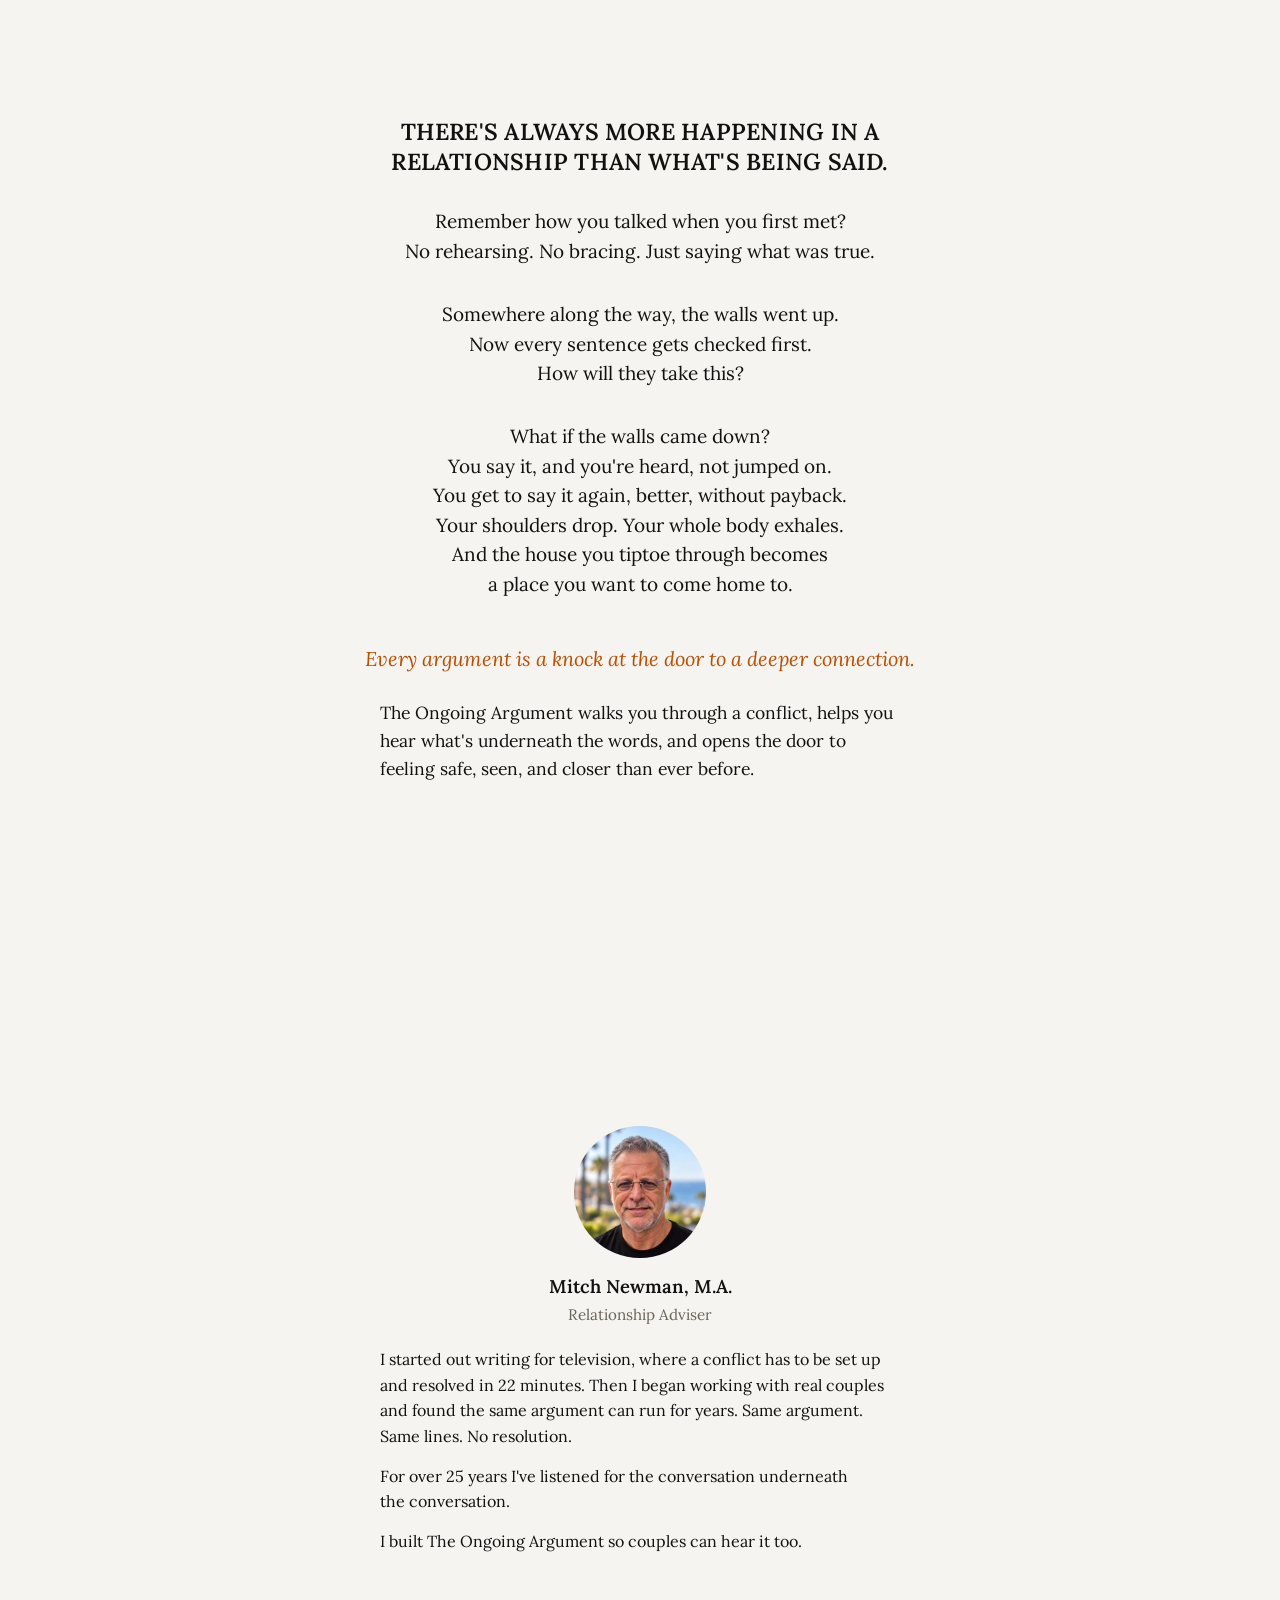
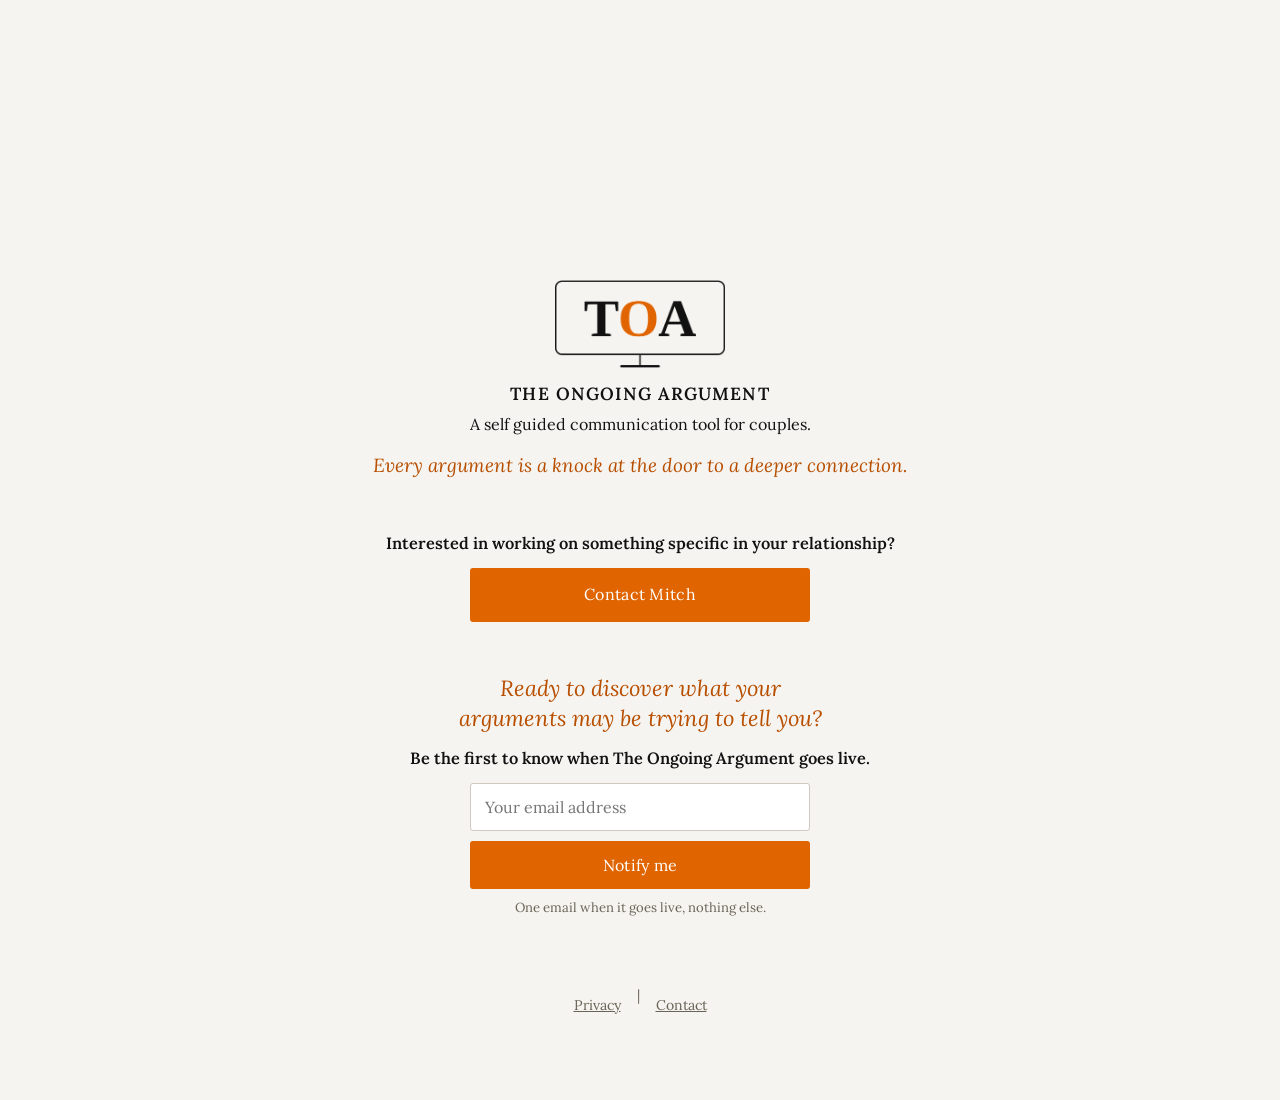
<file: index.html>
<!DOCTYPE html>
<html lang="en">
<head>
<meta charset="utf-8">
<meta name="viewport" content="width=device-width, initial-scale=1">
<title>The Ongoing Argument</title>
<meta name="description" content="A self guided communication tool for couples. Coming soon.">
<meta property="og:title" content="The Ongoing Argument">
<meta property="og:description" content="A self guided communication tool for couples. Coming soon.">
<link rel="preconnect" href="https://fonts.googleapis.com">
<link href="https://fonts.googleapis.com/css2?family=Lora:wght@400;600&display=swap" rel="stylesheet">
<link rel="stylesheet" href="/site.css?v=3">
<style>
  html { scroll-snap-type:y proximity; }
  html.no-snap { scroll-snap-type:none; }
  .front { text-align:center; }
  .screen, .group { box-sizing:border-box; min-height:100vh; min-height:100dvh; display:flex; flex-direction:column; justify-content:center; padding:56px 22px; scroll-snap-align:start; }
  .gcol { width:100%; }
  .col { width:100%; max-width:520px; margin:0 auto; }
  .pb { display:none; }
  .headline { font-size:1.45rem; font-weight:600; line-height:1.3; letter-spacing:0.01em; margin:0 0 30px; text-wrap:balance; }
  .portrait { width:132px; height:132px; border-radius:50%; object-fit:cover; display:block; margin:0 auto 14px; background:#E2DED8; }
  .name { font-size:1.15rem; font-weight:600; margin:0; }
  .role { color:#6A6458; margin:2px 0 20px; font-size:0.95rem; }
  .front p { text-align:left; }
  .stanzas { margin:0 0 6px; }
  .front .stanza { text-align:center; font-size:19px; line-height:1.55; margin:0 0 34px; }
  .stanza .ln { display:block; text-wrap:balance; }
  .front .knock { text-align:center; font-style:italic; font-size:20px; line-height:1.4; color:#B84F00; margin:46px 0 26px; text-wrap:balance; }
  @media (min-width:700px) { .front .knock { margin-left:-70px; margin-right:-70px; } }
  .front .lead { font-size:17.5px; line-height:1.6; margin:0; text-wrap:pretty; }
  .about { margin-top:0; }
  .story p { margin:0 0 14px; text-wrap:pretty; }
  .story { padding-bottom:6px; }
  .story-tag { font-style:italic; margin-top:22px !important; }
  .product { margin:0; padding:0; }
  .product .logo { margin-bottom:6px; }
  .product h2 { font-size:1.1rem; letter-spacing:0.06em; margin:0 0 4px; text-align:center; }
  .product p { text-align:center; margin:0 0 6px; }
  .soon { color:#6A6458; }
  .product .tag { font-style:italic; font-size:19px; line-height:1.4; color:#B84F00; margin:14px 0 0; text-wrap:balance; }
  @media (min-width:700px) { .product .tag { margin-left:-70px; margin-right:-70px; } }
  .block { margin-top:52px; }
  .front .wl-lead { text-align:center; font-style:italic; font-size:22px; line-height:1.35; color:#B84F00; margin:0 0 12px; text-wrap:balance; }
  .block h3 { font-size:1.02rem; font-weight:600; margin:0 0 12px; }
  .btn { display:block; width:100%; max-width:340px; margin:0 auto; padding:14px; background:#E06500; color:#fff; border:none; border-radius:3px; font-family:inherit; font-size:1rem; text-decoration:none; text-align:center; cursor:pointer; min-height:48px; letter-spacing:0.02em; }
  .btn:focus-visible, input:focus-visible { outline:3px solid #111; outline-offset:2px; }
  .btn[disabled] { opacity:0.6; cursor:default; }
  .form { display:flex; flex-direction:column; gap:10px; max-width:340px; margin:0 auto; }
  .form input[type=email] { width:100%; padding:13px 14px; font-size:16px; font-family:inherit; border:1px solid #CFC9BF; border-radius:3px; background:#fff; color:#111; min-height:48px; }
  .hp { position:absolute; left:-5000px; width:1px; height:1px; overflow:hidden; }
  .hint { font-size:0.82rem; color:#6A6458; margin:8px 0 0; text-align:center !important; }
  #wl-msg { min-height:1.3em; margin:10px 0 0; font-size:0.92rem; text-align:center !important; }
  #wl-msg.err { color:#B3261E; }
  #wl-msg.ok { color:#E06500; font-size:1.55rem; font-weight:600; line-height:1.25; margin:6px 0 0; }
  #wl-saved { font-size:1rem; margin:10px 0 0; text-align:center !important; overflow-wrap:anywhere; }
  .small-foot { margin-top:36px; font-size:0.88rem; display:flex; justify-content:center; gap:10px; color:#6A6458; }
  .small-foot a { padding:10px 6px; color:#6A6458; }

  /* PHONES ONLY (600 px and narrower). The first screen becomes two screens, lines break by hand, and
     every screen keeps its last content clear of Safari's bottom bar. */
  @media (max-width:600px) {
    .group, .gcol { display:contents; }
    .part { box-sizing:border-box; min-height:100vh; display:flex; flex-direction:column; justify-content:center; scroll-snap-align:start; padding:56px 22px 96px; padding-bottom:calc(96px + env(safe-area-inset-bottom)); }
    .part { padding-bottom:calc(100vh - 100svh + 24px + env(safe-area-inset-bottom)); }
    .pb { display:inline; }
    /* screen 1: top line and stanzas, sized to fit the small viewport height */
    #screen-1a { padding-top:26px; }
    .headline { margin-bottom:22px; }
    .stanzas { margin:0; }
    .front .stanza { font-size:16px; font-size:clamp(16px, calc((100svh - 244px) / 24.7), 19px); line-height:1.3; margin:0 0 22px; }
    .front .stanza:last-child { margin-bottom:0; }
    /* screen 2: the turn */
    .front .knock { font-size:22px; margin:0 0 26px; }
    .front .wl-lead { font-size:20px; }
    .block { margin-top:40px; }
    .small-foot { margin-top:28px; }
    .front .lead { text-align:center; margin:0; }
    /* screens 3 and 4: the guide and the invitation clear the bottom bar */
    .screen { min-height:100vh; padding-bottom:calc(96px + env(safe-area-inset-bottom)); padding-bottom:calc(max(96px, 100vh - 100svh + 24px) + env(safe-area-inset-bottom)); }
  }
</style>
</head>
<body>
<main class="front">
<div class="group" id="screen-1"><div class="gcol">
<div class="part" id="screen-1a"><div class="col">
  <h1 class="headline">THERE'S ALWAYS MORE HAPPENING IN A RELATIONSHIP THAN WHAT'S BEING SAID.</h1>

  <section class="stanzas" aria-label="Remember how you talked when you first met">
    <p class="stanza"><span class="ln">Remember how you talked <br class="pb">when you first met?</span><span class="ln">No rehearsing. No bracing. <br class="pb">Just saying what was true.</span></p>
    <p class="stanza"><span class="ln">Somewhere along the way, <br class="pb">the walls went up.</span><span class="ln">Now every sentence <br class="pb">gets checked first.</span><span class="ln">How will they take this?</span></p>
    <p class="stanza"><span class="ln">What if the walls came down?</span><span class="ln">You say it, and you're heard, <br class="pb">not jumped on.</span><span class="ln">You get to say it again, <br class="pb">better, without payback.</span><span class="ln">Your shoulders drop. <br class="pb">Your whole body exhales.</span><span class="ln">And the house you tiptoe through <br class="pb">becomes a place you want <br class="pb">to come home to.</span></p>
  </section>
</div></div>

<div class="part" id="screen-1b"><div class="col">
  <p class="knock">Every argument is a knock at the door to a deeper connection.</p>

  <p class="lead">The Ongoing Argument walks you through a conflict, helps you hear what's underneath the words, and opens the door to feeling safe, seen, and closer than ever before.</p>
</div></div>
</div></div>

<div class="screen" id="screen-2"><div class="col">
  <section class="about">
  <img class="portrait" src="/portrait-front.jpg" width="132" height="132" alt="Mitch Newman">
  <p class="name" style="text-align:center">Mitch Newman, M.A.</p>
  <p class="role" style="text-align:center">Relationship Adviser</p>
  </section>

  <div class="story">
    <p>I started out writing for television, where a conflict has to be set up and resolved in 22 minutes. Then I began working with real couples and found the same argument can run for years. Same argument. Same lines. No resolution.</p>
    <p>For over 25 years I've listened for the conversation underneath the conversation.</p>
    <p>I built The Ongoing Argument so couples can hear it too.</p>
    <!-- video text, switched off until the video is built -->
    <p class="story-tag" style="display:none">And coming soon, you'll be able to see the argument from the outside looking in.</p>
  </div>

</div></div>

<div class="screen" id="screen-3"><div class="col">
  <section class="product" aria-label="The Ongoing Argument">
    <div class="logo" role="img" aria-label="The Ongoing Argument logo"></div>
    <h2>THE ONGOING ARGUMENT</h2>
    <p>A self guided communication tool for couples.</p>
    <p class="tag">Every argument is a knock at the door to a deeper connection.</p>
  </section>

  <section class="block">
    <h3>Interested in working on something specific in your relationship?</h3>
    <a class="btn" href="mailto:mitch@theongoingargument.com">Contact Mitch</a>
  </section>

  <section class="block">
    <p class="wl-lead">Ready to discover what your arguments may be trying to tell you?</p>
    <h3>Be the first to know when The Ongoing Argument goes live.</h3>
    <form class="form" id="wl-form" novalidate>
      <label class="hp" aria-hidden="true">Leave this empty <input type="text" name="website" id="wl-hp" tabindex="-1" autocomplete="off"></label>
      <label for="wl-email" class="hp">Email address</label>
      <input type="email" id="wl-email" name="email" placeholder="Your email address" autocomplete="email" inputmode="email" required>
      <button class="btn" id="wl-btn" type="submit">Notify me</button>
    </form>
    <p class="hint" id="wl-hint">One email when it goes live, nothing else.</p>
    <p id="wl-msg" role="status"></p>
    <p id="wl-saved" role="status"></p>
  </section>

  <nav class="small-foot" aria-label="Site pages">
    <a href="/privacy">Privacy</a><span aria-hidden="true">|</span><a href="mailto:mitch@theongoingargument.com">Contact</a>
  </nav>
</div></div>
</main>
<script>
(function () {
  var form = document.getElementById('wl-form'), msg = document.getElementById('wl-msg'), btn = document.getElementById('wl-btn');
  var started = Date.now();
  // While the email box is being used, switch scroll snapping off so it never fights the keyboard.
  var em = document.getElementById('wl-email'), root = document.documentElement;
  em.addEventListener('focus', function () { root.classList.add('no-snap'); });
  em.addEventListener('blur', function () { root.classList.remove('no-snap'); });
  function say(t, c) { msg.textContent = t; msg.className = c || ''; }
  form.addEventListener('submit', function (e) {
    e.preventDefault();
    var email = document.getElementById('wl-email').value.trim();
    if (!/^[^\s@]+@[^\s@]+\.[^\s@]{2,}$/.test(email)) { say('Please enter a valid email address.', 'err'); return; }
    btn.disabled = true; var old = btn.textContent; btn.textContent = 'Saving…'; say('');
    fetch('/.netlify/functions/waitlist', {
      method: 'POST', headers: { 'Content-Type': 'application/json' },
      body: JSON.stringify({ email: email, website: document.getElementById('wl-hp').value, elapsed: Date.now() - started })
    }).then(function (r) { return r.json().catch(function () { return {}; }).then(function (d) { return { ok: r.ok, d: d }; }); })
      .then(function (x) {
        if (x.ok && x.d.ok) {
          form.style.display = 'none'; document.getElementById('wl-hint').style.display = 'none';
          say("Thank you, you're on the list!", 'ok');
          document.getElementById('wl-saved').textContent = 'We saved ' + email + ". You'll get one email when it goes live.";
          return;
        }
        btn.disabled = false; btn.textContent = old;
        say(x.d && x.d.code === 'bad_email' ? 'Please enter a valid email address.' : 'Something went wrong. Please try again in a moment.', 'err');
      })
      .catch(function () { btn.disabled = false; btn.textContent = old; say('Something went wrong. Please try again in a moment.', 'err'); });
  });
}());
</script>
</body>
</html>
</file>
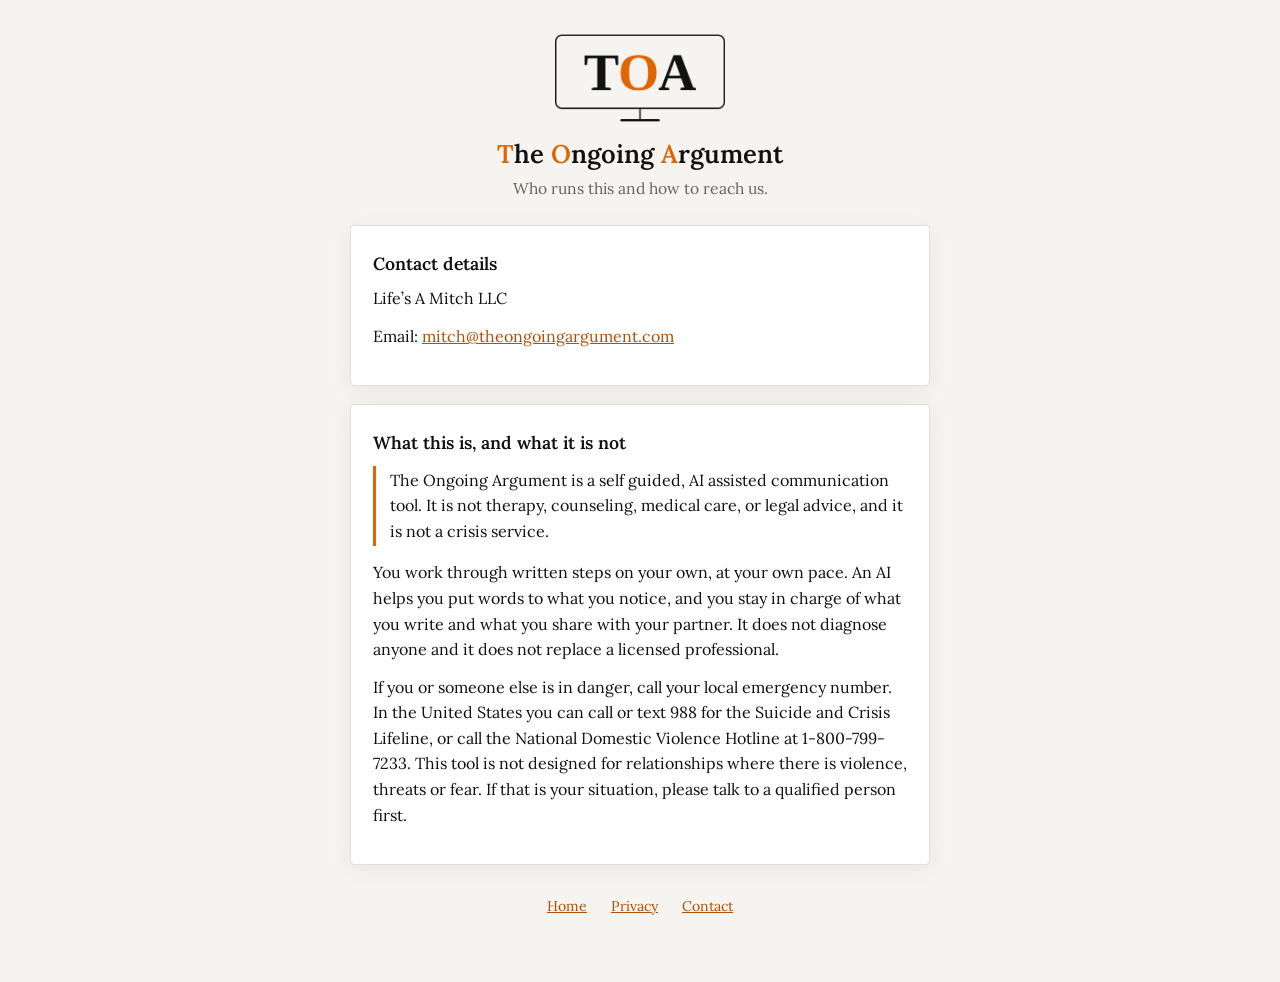
<file: contact.html>
<!DOCTYPE html>
<html lang="en">
<head>
<meta charset="utf-8">
<meta name="viewport" content="width=device-width, initial-scale=1">
<title>Contact | The Ongoing Argument</title>
<link rel="preconnect" href="https://fonts.googleapis.com">
<link href="https://fonts.googleapis.com/css2?family=Lora:wght@400;600&display=swap" rel="stylesheet">
<link rel="stylesheet" href="/site.css?v=3">
</head>
<body>
<div class="wrap">
  <a href="/" aria-label="The Ongoing Argument home" style="text-decoration:none"><div class="logo" role="img" aria-label="The Ongoing Argument logo"></div></a>
  <h1><span>T</span>he <span>O</span>ngoing <span>A</span>rgument</h1>
  <p class="sub">Who runs this and how to reach us.</p>

  <div class="card">
    <h2>Contact details</h2>
    <p>Life&rsquo;s A Mitch LLC</p>
    <p>Email: <a href="mailto:mitch@theongoingargument.com">mitch@theongoingargument.com</a></p>
  </div>
  <div class="card">
    <h2>What this is, and what it is not</h2>
    <p class="notice">The Ongoing Argument is a self guided, AI assisted communication tool. It is not therapy, counseling, medical care, or legal advice, and it is not a crisis service.</p>
    <p>You work through written steps on your own, at your own pace. An AI helps you put words to what you notice, and you stay in charge of what you write and what you share with your partner. It does not diagnose anyone and it does not replace a licensed professional.</p>
    <p>If you or someone else is in danger, call your local emergency number. In the United States you can call or text 988 for the Suicide and Crisis Lifeline, or call the National Domestic Violence Hotline at 1-800-799-7233. This tool is not designed for relationships where there is violence, threats or fear. If that is your situation, please talk to a qualified person first.</p>
  </div>

  <nav class="foot" aria-label="Site pages">
    <a href="/">Home</a>
    <a href="/privacy">Privacy</a>
    <a href="/contact">Contact</a>
  </nav>
</div>
</body>
</html>
</file>
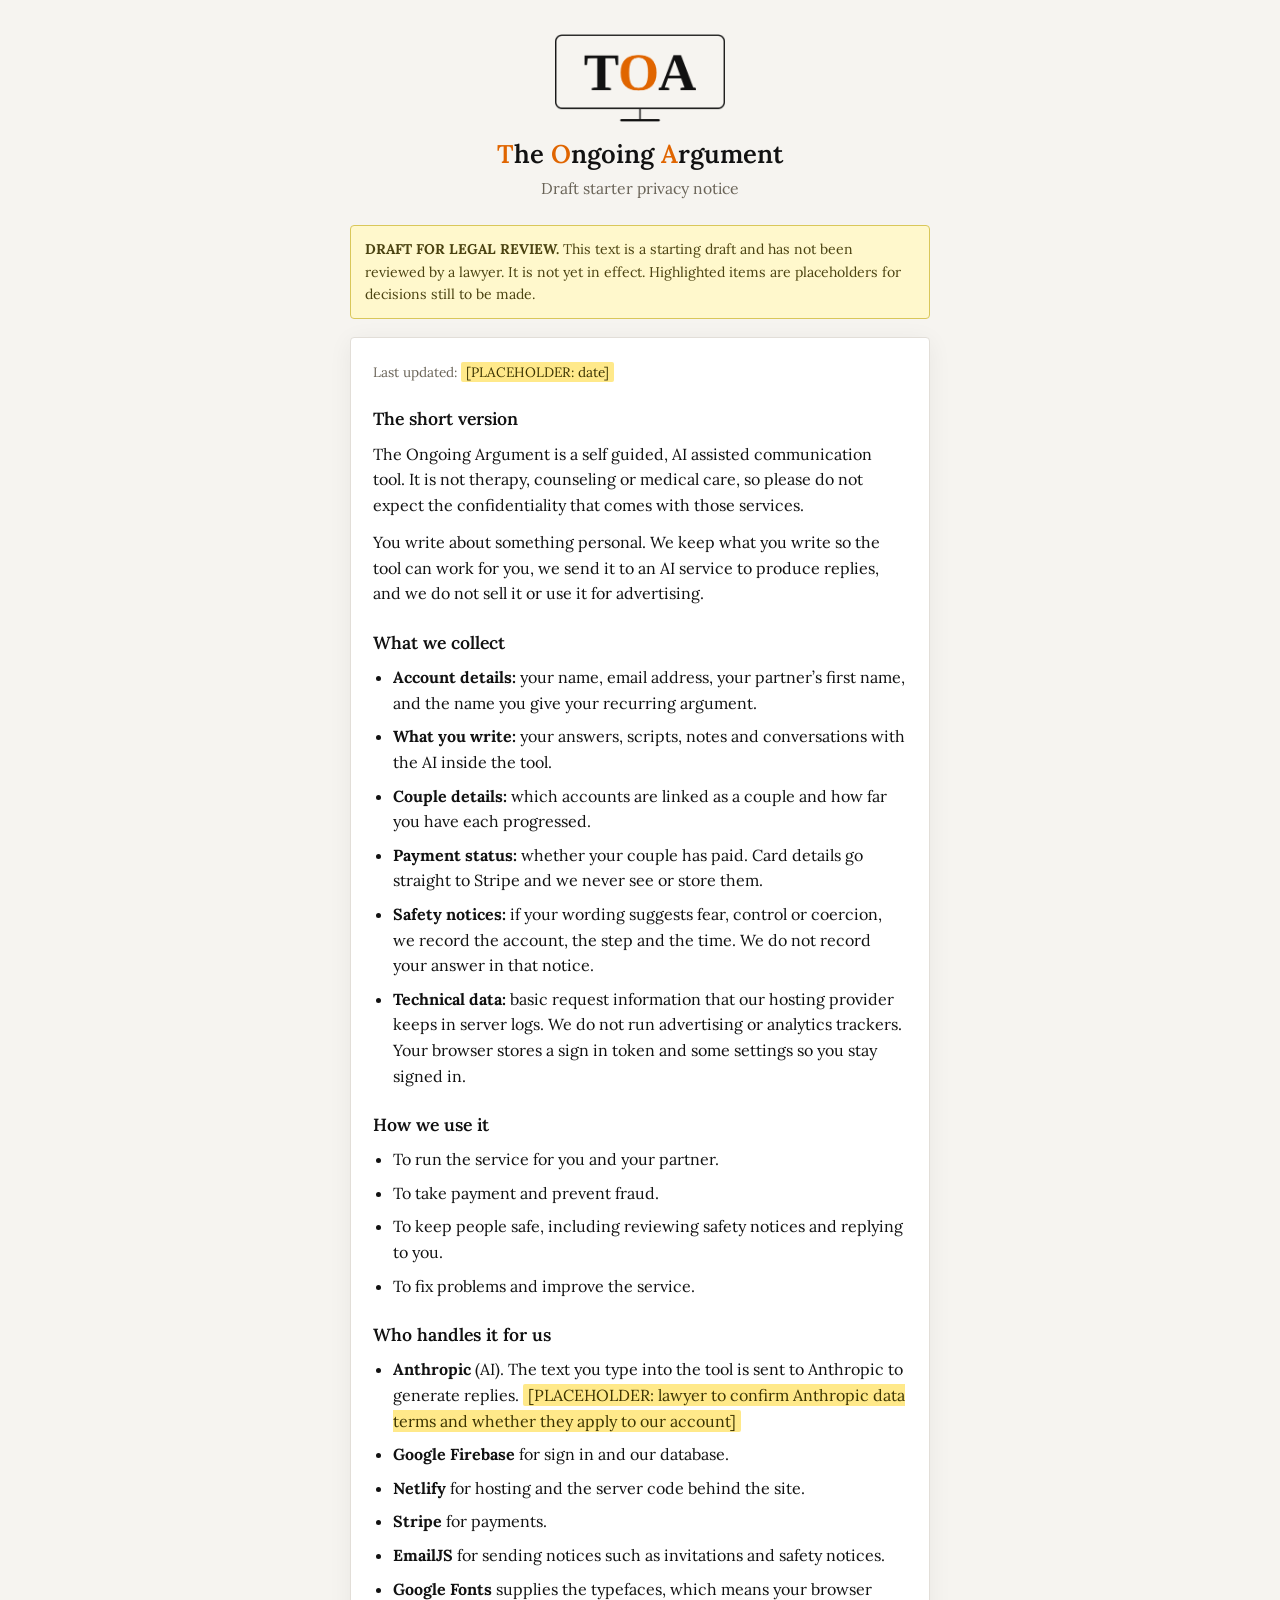
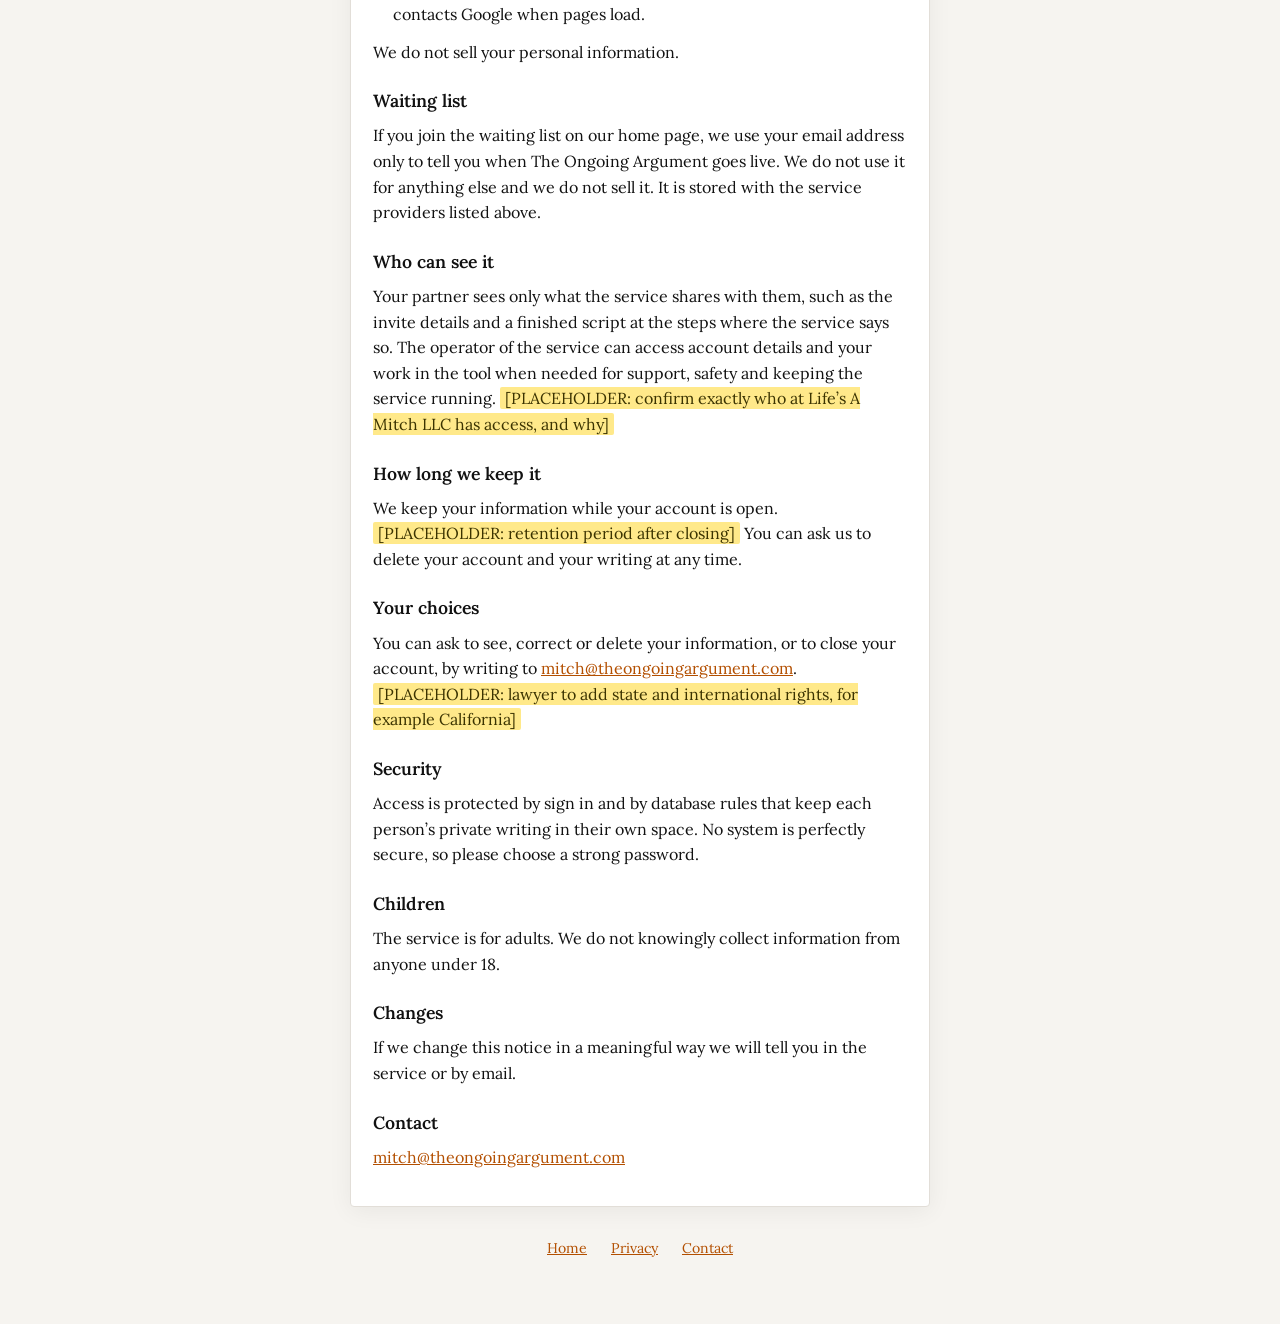
<file: privacy.html>
<!DOCTYPE html>
<html lang="en">
<head>
<meta charset="utf-8">
<meta name="viewport" content="width=device-width, initial-scale=1">
<title>Privacy notice | The Ongoing Argument</title>
<link rel="preconnect" href="https://fonts.googleapis.com">
<link href="https://fonts.googleapis.com/css2?family=Lora:wght@400;600&display=swap" rel="stylesheet">
<link rel="stylesheet" href="/site.css?v=3">
</head>
<body>
<div class="wrap">
  <a href="/" aria-label="The Ongoing Argument home" style="text-decoration:none"><div class="logo" role="img" aria-label="The Ongoing Argument logo"></div></a>
  <h1><span>T</span>he <span>O</span>ngoing <span>A</span>rgument</h1>
  <p class="sub">Draft starter privacy notice</p>

  <div class="draft"><b>DRAFT FOR LEGAL REVIEW.</b> This text is a starting draft and has not been reviewed by a lawyer. It is not yet in effect. Highlighted items are placeholders for decisions still to be made.</div>
  <div class="card">
    <p class="fine">Last updated: <span class="ph">[PLACEHOLDER: date]</span></p>

    <h2>The short version</h2>
    <p>The Ongoing Argument is a self guided, AI assisted communication tool. It is not therapy, counseling or medical care, so please do not expect the confidentiality that comes with those services.</p>
    <p>You write about something personal. We keep what you write so the tool can work for you, we send it to an AI service to produce replies, and we do not sell it or use it for advertising.</p>

    <h2>What we collect</h2>
    <ul>
      <li><b>Account details:</b> your name, email address, your partner&rsquo;s first name, and the name you give your recurring argument.</li>
      <li><b>What you write:</b> your answers, scripts, notes and conversations with the AI inside the tool.</li>
      <li><b>Couple details:</b> which accounts are linked as a couple and how far you have each progressed.</li>
      <li><b>Payment status:</b> whether your couple has paid. Card details go straight to Stripe and we never see or store them.</li>
      <li><b>Safety notices:</b> if your wording suggests fear, control or coercion, we record the account, the step and the time. We do not record your answer in that notice.</li>
      <li><b>Technical data:</b> basic request information that our hosting provider keeps in server logs. We do not run advertising or analytics trackers. Your browser stores a sign in token and some settings so you stay signed in.</li>
    </ul>

    <h2>How we use it</h2>
    <ul>
      <li>To run the service for you and your partner.</li>
      <li>To take payment and prevent fraud.</li>
      <li>To keep people safe, including reviewing safety notices and replying to you.</li>
      <li>To fix problems and improve the service.</li>
    </ul>

    <h2>Who handles it for us</h2>
    <ul>
      <li><b>Anthropic</b> (AI). The text you type into the tool is sent to Anthropic to generate replies. <span class="ph">[PLACEHOLDER: lawyer to confirm Anthropic data terms and whether they apply to our account]</span></li>
      <li><b>Google Firebase</b> for sign in and our database.</li>
      <li><b>Netlify</b> for hosting and the server code behind the site.</li>
      <li><b>Stripe</b> for payments.</li>
      <li><b>EmailJS</b> for sending notices such as invitations and safety notices.</li>
      <li><b>Google Fonts</b> supplies the typefaces, which means your browser contacts Google when pages load.</li>
    </ul>
    <p>We do not sell your personal information.</p>

    <h2>Waiting list</h2>
    <p>If you join the waiting list on our home page, we use your email address only to tell you when The Ongoing Argument goes live. We do not use it for anything else and we do not sell it. It is stored with the service providers listed above.</p>

    <h2>Who can see it</h2>
    <p>Your partner sees only what the service shares with them, such as the invite details and a finished script at the steps where the service says so. The operator of the service can access account details and your work in the tool when needed for support, safety and keeping the service running. <span class="ph">[PLACEHOLDER: confirm exactly who at Life&rsquo;s A Mitch LLC has access, and why]</span></p>

    <h2>How long we keep it</h2>
    <p>We keep your information while your account is open. <span class="ph">[PLACEHOLDER: retention period after closing]</span> You can ask us to delete your account and your writing at any time.</p>

    <h2>Your choices</h2>
    <p>You can ask to see, correct or delete your information, or to close your account, by writing to <a href="mailto:mitch@theongoingargument.com">mitch@theongoingargument.com</a>. <span class="ph">[PLACEHOLDER: lawyer to add state and international rights, for example California]</span></p>

    <h2>Security</h2>
    <p>Access is protected by sign in and by database rules that keep each person&rsquo;s private writing in their own space. No system is perfectly secure, so please choose a strong password.</p>

    <h2>Children</h2>
    <p>The service is for adults. We do not knowingly collect information from anyone under 18.</p>

    <h2>Changes</h2>
    <p>If we change this notice in a meaningful way we will tell you in the service or by email.</p>

    <h2>Contact</h2>
    <p><a href="mailto:mitch@theongoingargument.com">mitch@theongoingargument.com</a></p>
  </div>

  <nav class="foot" aria-label="Site pages">
    <a href="/">Home</a>
    <a href="/privacy">Privacy</a>
    <a href="/contact">Contact</a>
  </nav>
</div>
</body>
</html>
</file>
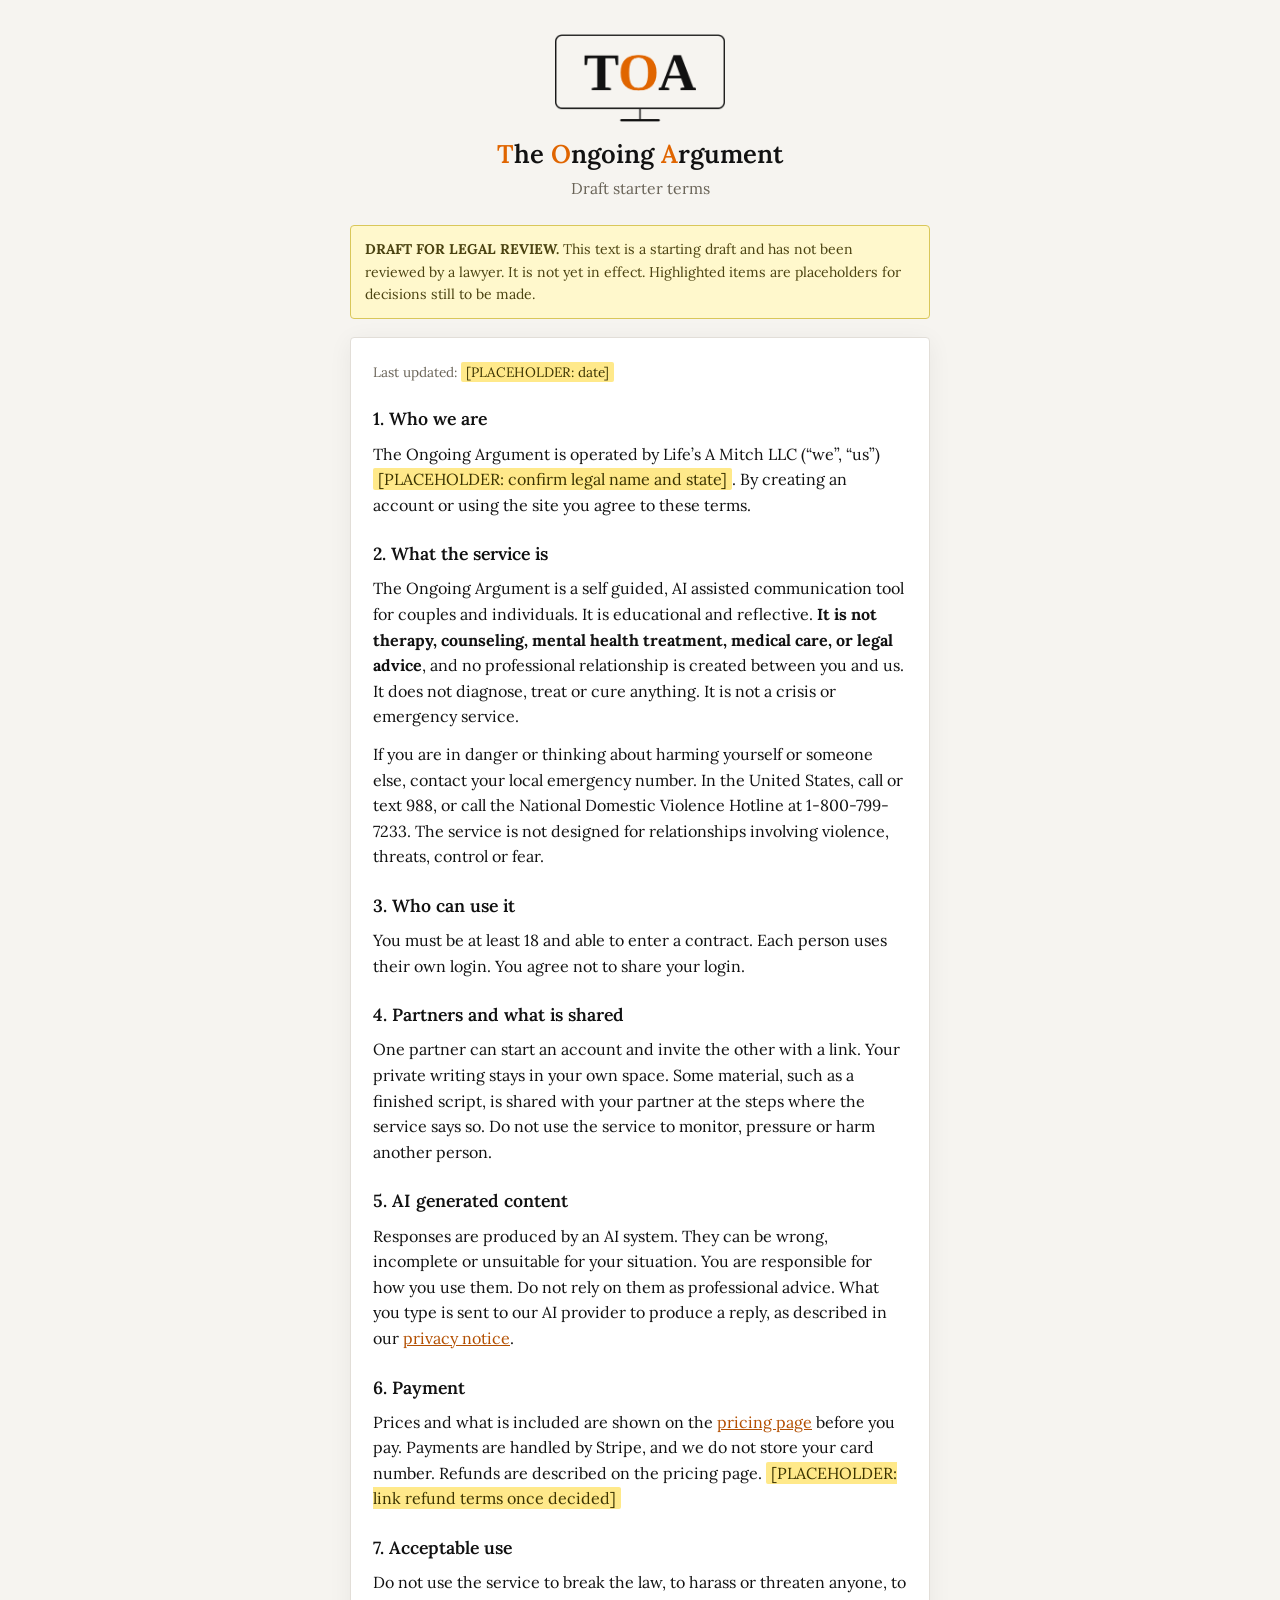
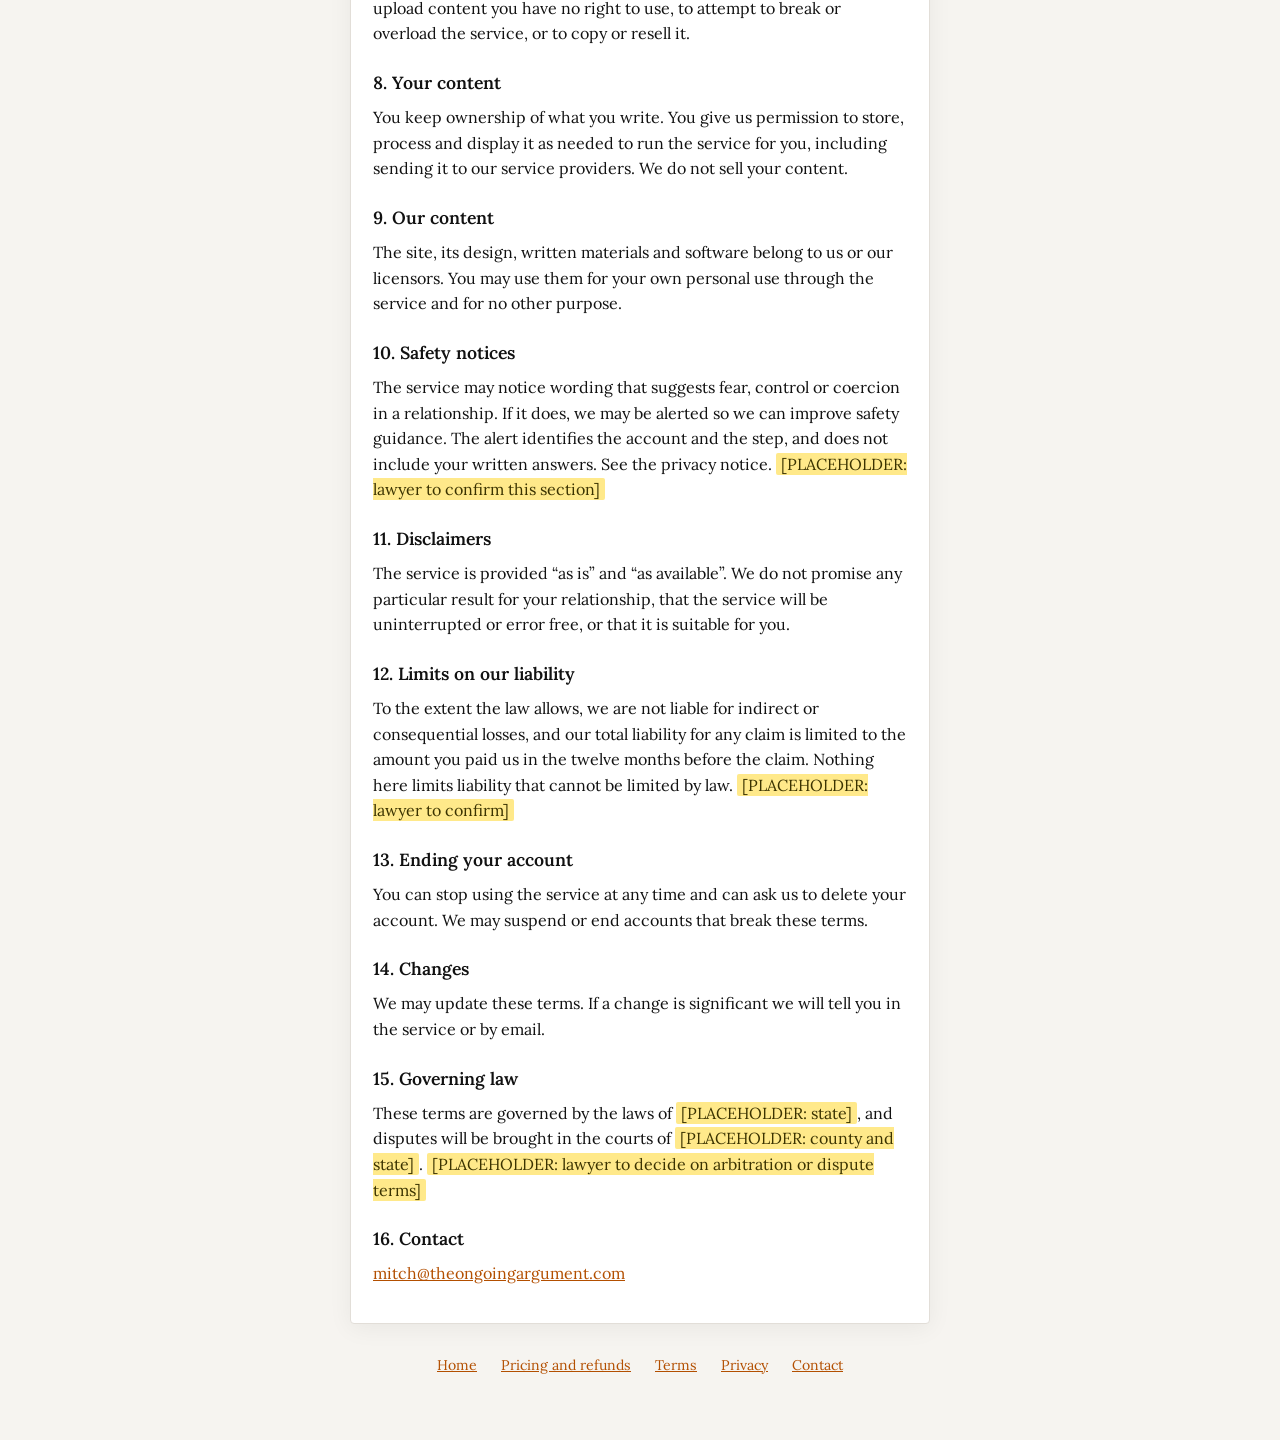
<file: terms.html>
<!DOCTYPE html>
<html lang="en">
<head>
<meta charset="utf-8">
<meta name="viewport" content="width=device-width, initial-scale=1">
<title>Terms of use | The Ongoing Argument</title>
<link rel="preconnect" href="https://fonts.googleapis.com">
<link href="https://fonts.googleapis.com/css2?family=Lora:wght@400;600&display=swap" rel="stylesheet">
<link rel="stylesheet" href="/site.css">
</head>
<body>
<div class="wrap">
  <a href="/" aria-label="The Ongoing Argument home" style="text-decoration:none"><div class="logo" role="img" aria-label="The Ongoing Argument logo"></div></a>
  <h1><span>T</span>he <span>O</span>ngoing <span>A</span>rgument</h1>
  <p class="sub">Draft starter terms</p>

  <div class="draft"><b>DRAFT FOR LEGAL REVIEW.</b> This text is a starting draft and has not been reviewed by a lawyer. It is not yet in effect. Highlighted items are placeholders for decisions still to be made.</div>
  <div class="card">
    <p class="fine">Last updated: <span class="ph">[PLACEHOLDER: date]</span></p>

    <h2>1. Who we are</h2>
    <p>The Ongoing Argument is operated by Life&rsquo;s A Mitch LLC (&ldquo;we&rdquo;, &ldquo;us&rdquo;) <span class="ph">[PLACEHOLDER: confirm legal name and state]</span>. By creating an account or using the site you agree to these terms.</p>

    <h2>2. What the service is</h2>
    <p>The Ongoing Argument is a self guided, AI assisted communication tool for couples and individuals. It is educational and reflective. <b>It is not therapy, counseling, mental health treatment, medical care, or legal advice</b>, and no professional relationship is created between you and us. It does not diagnose, treat or cure anything. It is not a crisis or emergency service.</p>
    <p>If you are in danger or thinking about harming yourself or someone else, contact your local emergency number. In the United States, call or text 988, or call the National Domestic Violence Hotline at 1-800-799-7233. The service is not designed for relationships involving violence, threats, control or fear.</p>

    <h2>3. Who can use it</h2>
    <p>You must be at least 18 and able to enter a contract. Each person uses their own login. You agree not to share your login.</p>

    <h2>4. Partners and what is shared</h2>
    <p>One partner can start an account and invite the other with a link. Your private writing stays in your own space. Some material, such as a finished script, is shared with your partner at the steps where the service says so. Do not use the service to monitor, pressure or harm another person.</p>

    <h2>5. AI generated content</h2>
    <p>Responses are produced by an AI system. They can be wrong, incomplete or unsuitable for your situation. You are responsible for how you use them. Do not rely on them as professional advice. What you type is sent to our AI provider to produce a reply, as described in our <a href="/privacy">privacy notice</a>.</p>

    <h2>6. Payment</h2>
    <p>Prices and what is included are shown on the <a href="/pricing">pricing page</a> before you pay. Payments are handled by Stripe, and we do not store your card number. Refunds are described on the pricing page. <span class="ph">[PLACEHOLDER: link refund terms once decided]</span></p>

    <h2>7. Acceptable use</h2>
    <p>Do not use the service to break the law, to harass or threaten anyone, to upload content you have no right to use, to attempt to break or overload the service, or to copy or resell it.</p>

    <h2>8. Your content</h2>
    <p>You keep ownership of what you write. You give us permission to store, process and display it as needed to run the service for you, including sending it to our service providers. We do not sell your content.</p>

    <h2>9. Our content</h2>
    <p>The site, its design, written materials and software belong to us or our licensors. You may use them for your own personal use through the service and for no other purpose.</p>

    <h2>10. Safety notices</h2>
    <p>The service may notice wording that suggests fear, control or coercion in a relationship. If it does, we may be alerted so we can improve safety guidance. The alert identifies the account and the step, and does not include your written answers. See the privacy notice. <span class="ph">[PLACEHOLDER: lawyer to confirm this section]</span></p>

    <h2>11. Disclaimers</h2>
    <p>The service is provided &ldquo;as is&rdquo; and &ldquo;as available&rdquo;. We do not promise any particular result for your relationship, that the service will be uninterrupted or error free, or that it is suitable for you.</p>

    <h2>12. Limits on our liability</h2>
    <p>To the extent the law allows, we are not liable for indirect or consequential losses, and our total liability for any claim is limited to the amount you paid us in the twelve months before the claim. Nothing here limits liability that cannot be limited by law. <span class="ph">[PLACEHOLDER: lawyer to confirm]</span></p>

    <h2>13. Ending your account</h2>
    <p>You can stop using the service at any time and can ask us to delete your account. We may suspend or end accounts that break these terms.</p>

    <h2>14. Changes</h2>
    <p>We may update these terms. If a change is significant we will tell you in the service or by email.</p>

    <h2>15. Governing law</h2>
    <p>These terms are governed by the laws of <span class="ph">[PLACEHOLDER: state]</span>, and disputes will be brought in the courts of <span class="ph">[PLACEHOLDER: county and state]</span>. <span class="ph">[PLACEHOLDER: lawyer to decide on arbitration or dispute terms]</span></p>

    <h2>16. Contact</h2>
    <p><a href="mailto:mitch@theongoingargument.com">mitch@theongoingargument.com</a></p>
  </div>

  <nav class="foot" aria-label="Site pages">
    <a href="/">Home</a>
    <a href="/pricing">Pricing and refunds</a>
    <a href="/terms">Terms</a>
    <a href="/privacy">Privacy</a>
    <a href="/contact">Contact</a>
  </nav>
</div>
</body>
</html>
</file>
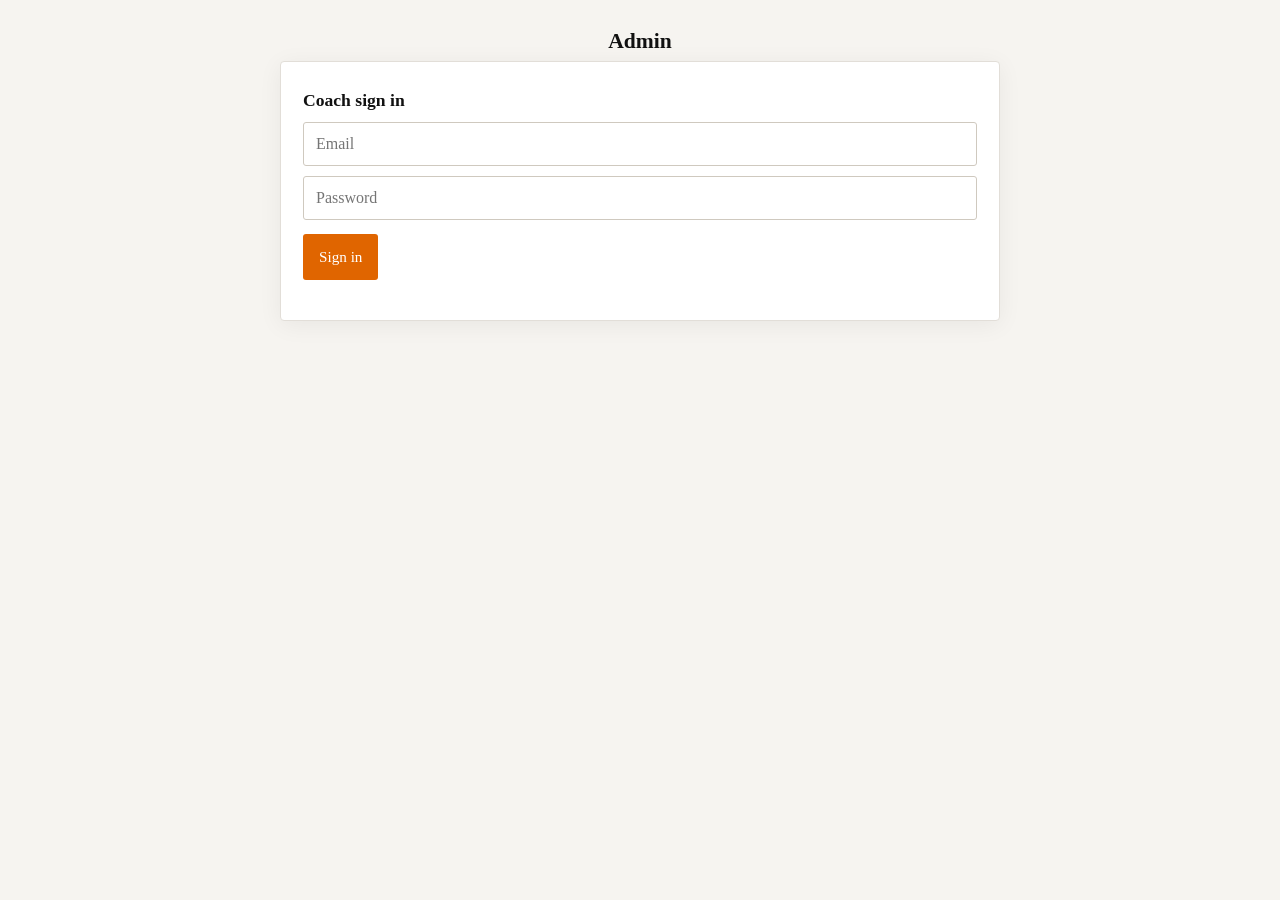
<file: beta147/admin.html>
<!DOCTYPE html>
<html lang="en">
<head>
<meta charset="utf-8">
<meta name="viewport" content="width=device-width, initial-scale=1">
<meta name="robots" content="noindex, nofollow">
<title>Admin</title>
<link rel="stylesheet" href="/site.css?v=3">
<style>
  .wrap { max-width:760px; }
  h1 { font-size:1.35rem; }
  .scroll { overflow-x:auto; }
  table { border-collapse:collapse; width:100%; font-size:0.9rem; font-variant-numeric:tabular-nums; }
  th, td { text-align:left; padding:8px 10px; border-bottom:1px solid #E2DED8; white-space:nowrap; }
  th { font-weight:600; background:#FAF8F4; }
  td.n, th.n { text-align:right; }
  .big { font-size:1.6rem; font-weight:600; }
  .row { display:flex; flex-wrap:wrap; gap:14px 28px; }
  .row div small { display:block; color:#6A6458; font-size:0.8rem; }
  input[type=email], input[type=password] { width:100%; padding:12px; font-size:16px; border:1px solid #CFC9BF; border-radius:3px; margin-bottom:10px; font-family:inherit; }
  .btn { padding:12px 16px; background:#E06500; color:#fff; border:none; border-radius:3px; font-family:inherit; font-size:0.95rem; cursor:pointer; min-height:46px; margin:4px 8px 4px 0; }
  .btn.alt { background:#fff; color:#111; border:1px solid #CFC9BF; }
  .err { color:#B3261E; }
.dt-pre { white-space: pre-wrap; background: #FBFAF7; border: 1px solid #E2DED8; border-radius: 6px; padding: 12px; font-family: ui-monospace, Menlo, monospace; font-size: 0.82rem; line-height: 1.45; }
.dt-draft { border-top: 2px solid #E2DED8; margin-top: 18px; padding-top: 10px; }
.dt-checks { margin: 8px 0 0 18px; padding: 0; font-size: 0.85rem; line-height: 1.5; }
.dt-avg { border-collapse: collapse; } .dt-avg th, .dt-avg td { padding: 6px 12px; border-bottom: 1px solid #E2DED8; text-align: left; }
</style>
</head>
<body>
<div class="wrap">
  <h1>Admin</h1>

  <div class="card" id="login">
    <h2>Coach sign in</h2>
    <input type="email" id="em" placeholder="Email" autocomplete="username" autocapitalize="none">
    <input type="password" id="pw" placeholder="Password" autocomplete="current-password">
    <button class="btn" id="go" type="button">Sign in</button>
    <p class="err" id="lerr" role="alert"></p>
  </div>

  <div id="app" style="display:none;">
    <div class="card">
      <h2>AI spend</h2>
      <div id="usage-note" class="fine"></div>
      <div class="row" id="spend"></div>
    </div>
    <div class="card">
      <h2>Script help on its own</h2>
      <div class="scroll"><table id="cats"></table></div>
      <p class="fine">Script help is reading your notes, the first draft and edits. Safety is the quiet check on each answer.</p>
      <p class="fine" id="cache"></p>
      <p class="fine" id="limits"></p>
    </div>
    <div class="card">
      <h2>Average cost per completed journey</h2>
      <div id="avg"></div>
    </div>
    <div class="card">
      <h2>Cost of each journey step</h2>
      <div class="scroll"><table id="steps"></table></div>
    </div>
    <div class="card">
      <h2>Five most expensive accounts</h2>
      <div class="scroll"><table id="top"></table></div>
    </div>
    <div class="card">
      <h2>Waiting list <span id="wl-count" class="fine"></span></h2>
      <button class="btn" id="copy" type="button">Copy all emails</button>
      <button class="btn alt" id="csv" type="button">Download as CSV</button>
      <button class="btn alt" id="testn" type="button">Send a test notice</button>
      <p class="fine" id="wl-msg" role="status"></p>
      <p id="notice-result" role="status"></p>
      <div class="scroll"><table id="wl"></table></div>
    </div>
    <!-- TEST TOOLS. REMOVE BEFORE LAUNCH (this block, the script below it, and netlify/functions/admin-test-tools.js) -->
    <div class="card">
      <h2>Recent failures</h2>
      <p class="fine">The real cause when a save or an AI step fails: where, the status, and the service's own message. It never holds what anyone wrote.</p>
      <div class="scroll"><table id="errs"></table></div>
    </div>

    <div class="card">
      <h2>Where people stop</h2>
      <p class="fine">The last question each person reached in the story questions. It is saved as they go.</p>
      <div id="drop-tally" class="fine"></div>
      <div class="scroll"><table id="drop"></table></div>
    </div>

    <div class="card" id="testtools">
      <h2>Test tools</h2>
      <p class="fine">For testing only. They work on a test account you created yourself (an address like mitch+test7@wearecapglobal.com) and never on a real person or a couple.</p>
      <input type="email" id="tt-email" placeholder="Test account email" autocapitalize="none" autocomplete="off">
      <button class="btn" id="tt-load" type="button">Load sample story</button>
      <button class="btn alt" id="tt-rerun" type="button">Run analysis again</button>
      <button class="btn alt" id="tt-scene" type="button">Show scene data</button>
      <p id="tt-msg" role="status"></p>
      <div class="scroll"><table id="tt-table"></table></div>
    </div>
    <!-- END TEST TOOLS -->
    <!-- DRAFT MODEL TEST. TEMPORARY. REMOVE with netlify/functions/draft-test.js, draft-test-background.js, netlify/lib/draft-test-core.js and the two netlify.toml entries -->
    <div class="card" id="dt-card">
      <h2>Draft model test (temporary)</h2>
      <p class="fine">Writes 30 drafts (3 stories, 5 setups, 2 runs each) and shows them side by side with plain factual checks. The setups are labelled with letters. Tap "Reveal key" at the bottom only after you have judged. It uses the AI and costs real money (roughly a few dollars) and takes several minutes. It never touches any account.</p>
      <button class="btn" id="dt-run" type="button">Run the draft test</button>
      <button class="btn alt" id="dt-last" type="button">Load the last run</button>
      <p id="dt-msg" role="status"></p>
      <div id="dt-out"></div>
      <details id="dt-keybox" style="margin-top:18px"><summary><b>Reveal key</b></summary><div id="dt-key" class="fine">Loading the key only when you open this.</div></details>
    </div>
    <!-- END DRAFT MODEL TEST -->
    <button class="btn alt" id="out" type="button">Sign out</button>
  </div>
</div>
<script>
var API_KEY = 'AIzaSyBAuVl_ZdnBiuN4BbtBp01z_n-2f-lJVys';
var token = '', waitlist = [];
function $(i) { return document.getElementById(i); }
function esc(s) { return String(s == null ? '' : s).replace(/[&<>"]/g, function(c) { return { '&': '&amp;', '<': '&lt;', '>': '&gt;', '"': '&quot;' }[c]; }); }
function usd(x) { return x == null ? 'none yet' : '$' + Number(x).toFixed(x < 1 ? 4 : 2); }

function api(view) {
  return fetch('/.netlify/functions/admin-data?view=' + view, { headers: { Authorization: 'Bearer ' + token } })
    .then(function(r) { return r.json().then(function(d) { if (!r.ok) throw new Error(d.error || 'Error'); return d; }); });
}

function signIn() {
  $('lerr').textContent = ''; $('go').disabled = true;
  fetch('https://identitytoolkit.googleapis.com/v1/accounts:signInWithPassword?key=' + API_KEY, {
    method: 'POST', headers: { 'Content-Type': 'application/json' },
    body: JSON.stringify({ email: $('em').value.trim(), password: $('pw').value, returnSecureToken: true })
  }).then(function(r) { return r.json(); }).then(function(d) {
    if (!d.idToken) throw new Error('Wrong email or password.');
    token = d.idToken; $('pw').value = '';
    return load();
  }).catch(function(e) { $('lerr').textContent = e.message; $('go').disabled = false; });
}

function load() {
  return Promise.all([api('usage'), api('waitlist')]).then(function(r) {
    $('login').style.display = 'none'; $('app').style.display = 'block';
    showUsage(r[0]); showList(r[1]);
    api('errors').then(showErrs).catch(function() { $('errs').innerHTML = '<tr><td>Could not load this list.</td></tr>'; });
    api('dropoff').then(showDrop).catch(function() { $('drop').innerHTML = '<tr><td>Could not load this list.</td></tr>'; });
  }).catch(function(e) {
    token = ''; $('go').disabled = false;
    $('lerr').textContent = e.message;
  });
}

function showUsage(u) {
  $('usage-note').textContent = u.calls + ' AI calls recorded. Days run on ' + u.timezone.replace('_', ' ') + ' time.' + (u.truncated ? ' Showing the first 30000 records only.' : '');
  $('spend').innerHTML = [['Today', u.spend.today], ['Last 7 days', u.spend.last7Days], ['All time', u.spend.allTime]].map(function(x) {
    return '<div><span class="big">' + usd(x[1]) + '</span><small>' + x[0] + '</small></div>';
  }).join('');
  var a = u.average, i = a.individual, c = a.couple;
  $('avg').innerHTML =
    '<p><b>Per individual:</b> ' + usd(i.avgCompleted) + ' <span class="fine">(' + i.completed + ' completed). All individuals so far: ' + usd(i.avgSoFar) + ' (' + i.accountsSoFar + ').</span></p>' +
    '<p><b>Per couple:</b> ' + usd(c.avgCompleted) + ' <span class="fine">(' + c.completed + ' completed). All couples so far: ' + usd(c.avgSoFar) + ' (' + c.couplesSoFar + ').</span></p>' +
    '<p class="fine">Completed means reached Step 11. For a couple, both partners must have reached it.</p>';
  $('steps').innerHTML = '<tr><th>Step</th><th>Kind</th><th class="n">Calls</th><th class="n">Accounts</th><th class="n">Total</th><th class="n">Per call</th><th class="n">Per account</th><th class="n">Avg in</th><th class="n">Avg out</th></tr>' +
    (u.steps.map(function(s) { return '<tr><td>' + esc(s.step === 'witness' ? 'Witness scene' : s.step) + '</td><td>' + esc(s.category) + '</td><td class="n">' + s.calls + '</td><td class="n">' + s.accounts + '</td><td class="n">' + usd(s.totalCost) + '</td><td class="n">' + usd(s.avgPerCall) + '</td><td class="n">' + usd(s.avgPerAccount) + '</td><td class="n">' + s.avgInputTokens + '</td><td class="n">' + s.avgOutputTokens + '</td></tr>'; }).join('') || '<tr><td colspan="9">No AI calls recorded yet.</td></tr>');
  var names = { journey: 'Journey steps', script: 'Script help', safety: 'Safety checks' };
  $('cats').innerHTML = '<tr><th>Kind</th><th class="n">Calls</th><th class="n">Accounts</th><th class="n">Total</th><th class="n">Per call</th><th class="n">Per account</th></tr>' +
    u.categories.map(function(c) { return '<tr><td>' + names[c.category] + '</td><td class="n">' + c.calls + '</td><td class="n">' + c.accounts + '</td><td class="n">' + usd(c.totalCost) + '</td><td class="n">' + usd(c.avgPerCall) + '</td><td class="n">' + usd(c.avgPerAccount) + '</td></tr>'; }).join('');
  $('cache').textContent = 'Cached prompt tokens read: ' + u.cache.readTokens + '. Written: ' + u.cache.writeTokens + '. Normal input tokens: ' + u.cache.uncachedInputTokens + '.';
  $('limits').textContent = 'Daily limits now: ' + u.limits.callsPerAccountPerDay + ' AI calls per account and $' + u.limits.dollarsPerDay + ' overall.';
  $('top').innerHTML = '<tr><th>Name</th><th>Email</th><th class="n">Calls</th><th class="n">Cost</th></tr>' +
    (u.topAccounts.map(function(t) { return '<tr><td>' + esc(t.name) + '</td><td>' + esc(t.email) + '</td><td class="n">' + t.calls + '</td><td class="n">' + usd(t.cost) + '</td></tr>'; }).join('') || '<tr><td colspan="4">Nothing yet.</td></tr>');
}

function showErrs(d) {
  $('errs').innerHTML = '<tr><th>When</th><th>Account</th><th>What</th><th>Where</th><th>Status</th><th>Real cause</th><th>Fields (name:size)</th></tr>' +
    (d.rows.map(function(r) {
      return '<tr><td>' + esc(String(r.at).slice(0, 16).replace('T', ' ')) + '</td><td>' + esc(r.email) + '</td><td>' + esc(r.kind) + '</td><td>' + esc(r.where) + '</td><td>' + esc(r.status) + '</td><td style="white-space:normal;min-width:240px">' + esc([r.code, r.message, r.detail].filter(Boolean).join(' | ')) + '</td><td style="white-space:normal;min-width:160px">' + esc(r.fields) + '</td></tr>';
    }).join('') || '<tr><td colspan="7">No failures recorded.</td></tr>');
}
var DROP_NAMES = { here: 'Here\u2019s what I heard', lines: 'Lines you hear', sound: 'How each of you sounds', start: 'How it starts', gets: 'What gets to you', story: 'The story you tell yourself', feel: 'What they feel', want: 'What you want understood', end: 'How it ends', review: 'Final review', telling: 'Telling the story', extract: 'Reading the story', done: 'Building the draft' };
function showDrop(d) {
  var keys = Object.keys(d.tally);
  $('drop-tally').textContent = keys.length ? 'Unfinished, by question: ' + keys.map(function(k) { return (DROP_NAMES[k] || k) + ' ' + d.tally[k]; }).join(', ') : 'Nobody has an unfinished set of questions right now.';
  $('drop').innerHTML = '<tr><th>Email</th><th>Last question</th><th>Last saved</th><th>Status</th></tr>' +
    (d.rows.map(function(r) {
      var q = DROP_NAMES[r.question] || r.question;
      return '<tr><td>' + esc(r.email || r.name) + '</td><td>' + (r.number ? r.number + '. ' : '') + esc(q) + '</td><td>' + esc(String(r.at).slice(0, 16).replace('T', ' ')) + '</td><td>' + (r.finished ? 'finished' : 'unfinished') + '</td></tr>';
    }).join('') || '<tr><td colspan="4">Nothing yet.</td></tr>');
}

function showList(w) {
  waitlist = w.entries; $('wl-count').textContent = '(' + w.count + ')';
  $('wl').innerHTML = '<tr><th>Email</th><th>Joined</th><th>Notice to you</th></tr>' +
    (w.entries.map(function(e) {
      var n = e.noticeSent === true ? 'sent' : (e.noticeSent === false ? 'FAILED: ' + e.noticeError : 'not recorded');
      return '<tr><td>' + esc(e.email) + '</td><td>' + esc(String(e.createdAt).slice(0, 10)) + '</td><td' + (e.noticeSent === false ? ' class="err"' : '') + '>' + esc(n) + '</td></tr>';
    }).join('') || '<tr><td colspan="3">Nobody yet.</td></tr>');
}

function explain(r) {
  if (r.ok) return 'Test notice sent to ' + r.setup.sendsTo + '. Check that inbox now.';
  var why = String(r.reason || '');
  if (why === 'no_template_id') return 'Not sent. The Netlify variable WAITLIST_TEMPLATE_ID is empty. Add it, then redeploy the site.';
  if (/^emailjs_(401|403)/.test(why)) return 'EmailJS refused it (' + why + '). Check that "Allow EmailJS API for non-browser applications" is on in EmailJS' + (r.setup.privateKeySet ? '.' : ', and add your private key to Netlify as EMAILJS_PRIVATE_KEY, then redeploy the site.');
  if (/^emailjs_400/.test(why)) return 'EmailJS could not use the request (' + why + '). Check the template id and service id.';
  return 'Not sent: ' + why;
}
$('testn').onclick = function() {
  $('notice-result').className = ''; $('notice-result').textContent = 'Sending\u2026';
  api('testnotice').then(function(r) { $('notice-result').className = r.ok ? '' : 'err'; $('notice-result').textContent = explain(r); })
    .catch(function(e) { $('notice-result').className = 'err'; $('notice-result').textContent = e.message; });
};
// TEST TOOLS. REMOVE BEFORE LAUNCH
function ttRun(action) {
  var email = $('tt-email').value.trim();
  if (!email) { $('tt-msg').className = 'err'; $('tt-msg').textContent = 'Type the test account email first.'; return; }
  $('tt-msg').className = ''; $('tt-msg').textContent = 'Working…';
  $('tt-load').disabled = true; $('tt-rerun').disabled = true;
  fetch('/.netlify/functions/admin-test-tools', { method: 'POST', headers: { 'Content-Type': 'application/json', Authorization: 'Bearer ' + token }, body: JSON.stringify({ action: action, email: email }) })
    .then(function(r) { return r.json().then(function(d) { if (!r.ok) throw new Error(d.error || 'Something went wrong.'); return d; }); })
    .then(function(d) {
      $('tt-msg').textContent = (action === 'load_sample'
        ? 'Sample story loaded for ' + d.email + '. Now open theongoingargument.com/beta147 and sign in as that account. You will see "Have the AI read my script". Tap it.'
        : 'Analysis reset for ' + d.email + '. Open the build and sign in as that account (or refresh it). Tap "Have the AI read my script".');
    })
    .catch(function(e) { $('tt-msg').className = 'err'; $('tt-msg').textContent = e.message; })
    .then(function() { $('tt-load').disabled = false; $('tt-rerun').disabled = false; });
}
$('tt-load').onclick = function() { ttRun('load_sample'); };
$('tt-rerun').onclick = function() { ttRun('rerun_analysis'); };
$('tt-scene').onclick = function() {
  var email = $('tt-email').value.trim();
  if (!email) { $('tt-msg').className = 'err'; $('tt-msg').textContent = 'Type the test account email first.'; return; }
  $('tt-msg').className = ''; $('tt-msg').textContent = 'Working…'; $('tt-table').innerHTML = '';
  fetch('/.netlify/functions/admin-test-tools', { method: 'POST', headers: { 'Content-Type': 'application/json', Authorization: 'Bearer ' + token }, body: JSON.stringify({ action: 'view_scene', email: email }) })
    .then(function(r) { return r.json().then(function(d) { if (!r.ok) throw new Error(d.error || 'Something went wrong.'); return d; }); })
    .then(function(d) {
      if (!d.scenes.length) { $('tt-msg').textContent = 'No scene saved yet for ' + d.email + '. Run the analysis first.'; return; }
      $('tt-msg').textContent = d.scenes.length + ' scene(s) saved for ' + d.email + '. The script has ' + d.lineCount + ' lines.';
      var sc = d.scenes[d.scenes.length - 1];
      var inp = sc.input || {}, en = inp.energy || {};
      function enTxt(e, who) { if (!e) return ''; var t = e.same ? 'stays the same' : [e.start && 'starts ' + e.start, e.end && 'ends ' + e.end].filter(Boolean).join(', '); if (e.other) t += (t ? ', ' : '') + 'own word: ' + e.other; return t ? who + ' ' + t : ''; }
      var received = [enTxt(en.you, 'You'), enTxt(en.partner, 'Partner')].filter(Boolean).join('; ');
      $('tt-msg').textContent += ' Energy words the scene received: ' + (received || 'none') + '. Cue received: ' + (inp.cue ? inp.cue.text + (inp.cue.after !== null && inp.cue.after !== undefined ? ' (after line ' + (inp.cue.after + 1) + ')' : ' (no line given)') : 'none') + '.';
      $('tt-table').innerHTML = '<tr><th>Beat</th><th>Who</th><th>Move</th><th class="n">Temp</th><th>Line(s)</th><th>Evidence</th><th>Reason</th></tr>' +
        sc.beats.map(function(b, i) { return '<tr><td>' + (i + 1) + '</td><td>' + esc(b.speaker + (b.actor ? ' (' + b.actor + ')' : '')) + '</td><td><b>' + esc(b.move) + '</b></td><td class="n">' + b.temp + '</td><td style="white-space:normal;min-width:220px">' + b.texts.map(esc).join(' / ') + '</td><td style="white-space:normal;min-width:160px">' + esc(b.evidence) + '</td><td style="white-space:normal;min-width:200px">' + esc(b.reason) + '</td></tr>'; }).join('');
    })
    .catch(function(e) { $('tt-msg').className = 'err'; $('tt-msg').textContent = e.message; });
};
// END TEST TOOLS

// DRAFT MODEL TEST. TEMPORARY.
var dt = { runId: '', cases: [], stories: {}, results: {}, launched: {}, timer: null, running: false };
function dtApi(body) {
  return fetch('/.netlify/functions/draft-test', { method: 'POST', headers: { 'Content-Type': 'application/json', Authorization: 'Bearer ' + token }, body: JSON.stringify(body) })
    .then(function(r) { return r.json().then(function(d) { if (!r.ok) throw new Error(d.error || 'Something went wrong.'); return d; }); });
}
function dtLaunch(caseId) {
  dt.launched[caseId] = true;
  fetch('/.netlify/functions/draft-test-background', { method: 'POST', headers: { 'Content-Type': 'application/json', Authorization: 'Bearer ' + token }, body: JSON.stringify({ runId: dt.runId, caseId: caseId }) })
    .then(function(r) { if (!(r.status >= 200 && r.status < 300)) { dt.launched[caseId] = 'failed'; } }).catch(function() { dt.launched[caseId] = 'failed'; });
}
function dtTick() {
  if (!dt.runId) return Promise.resolve();
  return dtApi({ action: 'results', runId: dt.runId }).then(function(d) {
    dt.results = {}; d.results.forEach(function(x) { dt.results[x.caseId] = x; });
    var inflight = 0; dt.cases.forEach(function(c) { var r = dt.results[c.caseId]; if (dt.launched[c.caseId] === true && (!r || r.status === 'pending')) inflight++; });
    var waiting = dt.cases.filter(function(c) { var r = dt.results[c.caseId]; return (!r || r.status === 'pending') && dt.launched[c.caseId] !== true; });
    if (dt.running) waiting.forEach(function(c) { if (inflight < 3) { dtLaunch(c.caseId); inflight++; } });
    $('dt-msg').textContent = d.done + ' of ' + d.total + ' drafts done.' + (d.done < d.total && dt.running ? ' Working. You can leave this page open.' : '');
    dtRender();
    if (d.done >= d.total) { dtStop(); $('dt-msg').textContent = 'All ' + d.total + ' drafts are done.'; }
  }).catch(function(e) { $('dt-msg').className = 'err'; $('dt-msg').textContent = e.message; });
}
function dtStop() { dt.running = false; if (dt.timer) { clearInterval(dt.timer); dt.timer = null; } $('dt-run').disabled = false; }
function dtBegin(resume) { dt.running = true; $('dt-run').disabled = true; if (dt.timer) clearInterval(dt.timer); dtTick(); dt.timer = setInterval(dtTick, 4000); }
$('dt-run').onclick = function() {
  if (!confirm('This runs 30 real AI drafts and costs real money. Start?')) return;
  $('dt-msg').className = ''; $('dt-msg').textContent = 'Starting…'; $('dt-out').innerHTML = ''; $('dt-key').textContent = 'Loading the key only when you open this.'; $('dt-keybox').open = false;
  $('dt-run').disabled = true;
  dtApi({ action: 'start' }).then(function(d) {
    dt = { runId: d.runId, cases: d.cases, stories: d.stories, results: {}, launched: {}, timer: null, running: false };
    try { localStorage.setItem('dtRun', JSON.stringify({ runId: d.runId, cases: d.cases, stories: d.stories })); } catch (e) {}
    if (!d.masterLoaded) $('dt-msg').textContent = 'Warning: the master prompt did not load on the server. ';
    dtRender(); dtBegin();
  }).catch(function(e) { $('dt-msg').className = 'err'; $('dt-msg').textContent = e.message; $('dt-run').disabled = false; });
};
$('dt-last').onclick = function() {
  var saved = null; try { saved = JSON.parse(localStorage.getItem('dtRun') || 'null'); } catch (e) {}
  if (!saved) { $('dt-msg').className = 'err'; $('dt-msg').textContent = 'No earlier run is saved in this browser.'; return; }
  dt = { runId: saved.runId, cases: saved.cases, stories: saved.stories, results: {}, launched: {}, timer: null, running: false };
  $('dt-msg').className = ''; $('dt-msg').textContent = 'Loading…'; dtRender();
  dtTick().then(function() {
    // Opening an old run only shows it. If some drafts were never started (the page was closed), it offers to start them.
    var never = dt.cases.filter(function(c) { var r = dt.results[c.caseId]; return !r || r.status === 'pending'; }).length;
    if (never && confirm(never + ' drafts were not finished. Start them now? This uses the AI and costs money.')) dtBegin();
  });
};
function dtLines(a) { return a && a.length ? a : []; }
function dtChecks(x) {
  var c = x.checks; if (!c) return '';
  function own(o) { return esc(o.name) + ': ' + o.found + ' of ' + o.of + (o.missing && o.missing.length ? ' (not word for word: ' + o.missing.map(function(m) { return '“' + esc(m) + '”'; }).join(', ') + ')' : ''); }
  function tone(t) { return esc(t.name) + ': ' + (t.ok === null ? 'not checked' : (t.ok ? 'yes' : 'no')) + ', ' + esc(t.why); }
  var od = c.overdrive || {};
  return '<ul class="dt-checks">' +
    '<li><b>The person’s own lines, word for word:</b> ' + own(c.ownA) + '; ' + own(c.ownB) + '</li>' +
    '<li><b>Tone moves from start to end energy:</b> ' + tone(c.toneA) + '; ' + tone(c.toneB) + '</li>' +
    '<li><b>Overdrive moment' + (od.given ? ' (“' + esc(od.given) + '”)' : '') + ':</b> ' + esc(od.where || '') + (od.stageDirection ? '. Stage direction: “' + esc(od.stageDirection) + '”' : '') + '</li>' +
    '<li><b>Not found in the story or answers (word match, a flag is a thing to look at):</b> ' + (c.notInStory && c.notInStory.length ? '<br>' + c.notInStory.map(esc).join('<br>') : 'none') + '</li>' +
    '<li><b>Length:</b> ' + c.lines + ' spoken lines, ' + c.directions + ' stage directions</li>' +
    '<li><b>Cost and time:</b> ' + usd(x.cost) + ', ' + x.seconds + ' seconds (tokens in ' + x.tokens.input + ', cached read ' + x.tokens.cacheRead + ', cached write ' + x.tokens.cacheWrite + ', out ' + x.tokens.output + ')</li></ul>';
}
// The draft, and always the raw response when the checker could not read a spoken line (or there is no text at all).
function dtShape(r) {
  var blocks = []; try { blocks = r.raw ? JSON.parse(r.raw) : []; } catch (e) { blocks = []; }
  if (!r.raw) return 'This run saved only the first block of the response, not the raw response. ' + r.tokens.output + ' output tokens were written.';
  return 'Response blocks: ' + (blocks.length ? blocks.map(function(b) { var n = (b.text || b.thinking || '').length; return esc(b.type) + ' (' + n + ' characters)'; }).join(', ') : 'none') + '. Stop reason: ' + esc(r.stopReason || 'not given') + '. ' + r.tokens.output + ' output tokens.';
}
function dtDraft(r) {
  var html = r.draft && r.draft.trim() ? '<pre class="dt-pre">' + esc(r.draft) + '</pre>' : '<p class="err">No script text came back in the text of this draft.</p>';
  var unreadable = !r.checks || !r.checks.lines;
  html += '<p class="fine">' + dtShape(r) + '</p>';
  if (unreadable) {
    var blocks = []; try { blocks = r.raw ? JSON.parse(r.raw) : []; } catch (e) { blocks = []; }
    html += '<p class="err">The checker could not read any spoken lines in this draft, so its checks say 0. Here is everything that came back, as it came:</p>' +
      '<pre class="dt-pre">' + (blocks.length ? blocks.map(function(b) { return esc('[' + b.type + ']\n' + (b.text || b.thinking || JSON.stringify(b))); }).join('\n\n') : esc(r.raw ? r.raw : '(nothing was saved besides the text above)')) + '</pre>';
  }
  return html;
}
function dtRender() {
  var out = '';
  ['R', 'M', 'T'].forEach(function(st) {
    var info = dt.stories[st] || {};
    out += '<h3 style="margin-top:26px">' + esc(info.title || st) + '</h3>';
    if (info.error) out += '<p class="err">' + esc(info.error) + '</p>';
    out += '<details><summary class="fine">The story and answers this story uses' + (info.source ? ' (' + esc(info.source) + ')' : '') + '</summary><p class="fine"><b>Story</b><br>' + esc(info.story || '') + '</p>' +
      (info.answers ? '<pre class="dt-pre">' + esc(JSON.stringify(info.answers, null, 1)) + '</pre>' : '') + '</details>';
    ['A', 'B', 'C', 'D', 'E'].forEach(function(L) {
      [1, 2].forEach(function(run) {
        var c = dt.cases.filter(function(k) { return k.story === st && k.letter === L && k.run === run; })[0]; if (!c) return;
        var r = dt.results[c.caseId] || { status: 'pending' };
        out += '<div class="dt-draft"><div class="dt-h"><b>Draft ' + L + ', run ' + run + '</b> <span class="fine">(' + esc(st) + ')</span></div>';
        if (r.status === 'done') out += dtDraft(r) + dtChecks(r);
        else if (r.status === 'error') out += '<p class="err">This draft failed: ' + esc(r.error) + '</p>';
        else out += '<p class="fine">Not done yet.</p>';
        out += '</div>';
      });
    });
  });
  // Averages by letter, at the bottom
  var rows = ['A', 'B', 'C', 'D', 'E'].map(function(L) {
    var done = dt.cases.filter(function(k) { return k.letter === L && dt.results[k.caseId] && dt.results[k.caseId].status === 'done'; }).map(function(k) { return dt.results[k.caseId]; });
    if (!done.length) return '<tr><td>' + L + '</td><td class="n">0</td><td class="n">none</td><td class="n">none</td></tr>';
    var cost = done.reduce(function(a, x) { return a + x.cost; }, 0) / done.length, sec = done.reduce(function(a, x) { return a + x.seconds; }, 0) / done.length;
    return '<tr><td>' + L + '</td><td class="n">' + done.length + '</td><td class="n">' + usd(cost) + '</td><td class="n">' + sec.toFixed(1) + ' s</td></tr>';
  }).join('');
  out += '<h3 style="margin-top:30px">Average cost and time, by letter</h3><table class="dt-avg"><tr><th>Setup</th><th class="n">Drafts done</th><th class="n">Average cost</th><th class="n">Average time</th></tr>' + rows + '</table>';
  $('dt-out').innerHTML = out;
}
$('dt-keybox').addEventListener('toggle', function() {
  if (!$('dt-keybox').open || !dt.runId) return;
  dtApi({ action: 'key', runId: dt.runId }).then(function(d) {
    var html = '<table class="dt-avg"><tr><th>Letter</th><th>Setup</th><th class="n">Drafts done</th><th class="n">Average cost</th><th class="n">Average time</th></tr>';
    ['A', 'B', 'C', 'D', 'E'].forEach(function(L) {
      var sid = d.key[L], su = d.setups[sid];
      var done = dt.cases.filter(function(k) { return k.letter === L && dt.results[k.caseId] && dt.results[k.caseId].status === 'done'; }).map(function(k) { return dt.results[k.caseId]; });
      var cost = done.length ? usd(done.reduce(function(a, x) { return a + x.cost; }, 0) / done.length) : 'none', sec = done.length ? (done.reduce(function(a, x) { return a + x.seconds; }, 0) / done.length).toFixed(1) + ' s' : 'none';
      html += '<tr><td>' + L + '</td><td>' + esc(su.name) + '</td><td class="n">' + done.length + '</td><td class="n">' + cost + '</td><td class="n">' + sec + '</td></tr>';
    });
    html += '</table><p class="fine">Max tokens ' + d.maxTokens + ' for every run, no temperature sent (as on the live site). Prices used for the cost lines (dollars per million tokens): ' +
      Object.keys(d.setups).map(function(k) { var r = d.setups[k].rate; return d.setups[k].model + ' in ' + r.input + ', out ' + r.output + (r.assumed ? ' (ASSUMED, not checked)' : ''); }).filter(function(v, i, a) { return a.indexOf(v) === i; }).join('; ') + '.</p>';
    $('dt-key').innerHTML = html;
  }).catch(function(e) { $('dt-key').textContent = e.message; });
});
// END DRAFT MODEL TEST

$('go').onclick = signIn;
$('pw').onkeydown = function(e) { if (e.key === 'Enter') signIn(); };
$('out').onclick = function() { token = ''; location.reload(); };
$('copy').onclick = function() {
  var t = waitlist.map(function(e) { return e.email; }).join('\n');
  (navigator.clipboard ? navigator.clipboard.writeText(t) : Promise.reject()).then(function() { $('wl-msg').textContent = 'Copied ' + waitlist.length + ' emails.'; }, function() { $('wl-msg').textContent = 'Could not copy. Use Download as CSV.'; });
};
$('csv').onclick = function() {
  var t = 'email,joined\n' + waitlist.map(function(e) { return e.email + ',' + e.createdAt; }).join('\n');
  var a = document.createElement('a'); a.href = URL.createObjectURL(new Blob([t], { type: 'text/csv' })); a.download = 'waiting-list.csv';
  document.body.appendChild(a); a.click(); document.body.removeChild(a);
};
</script>
</body>
</html>
</file>
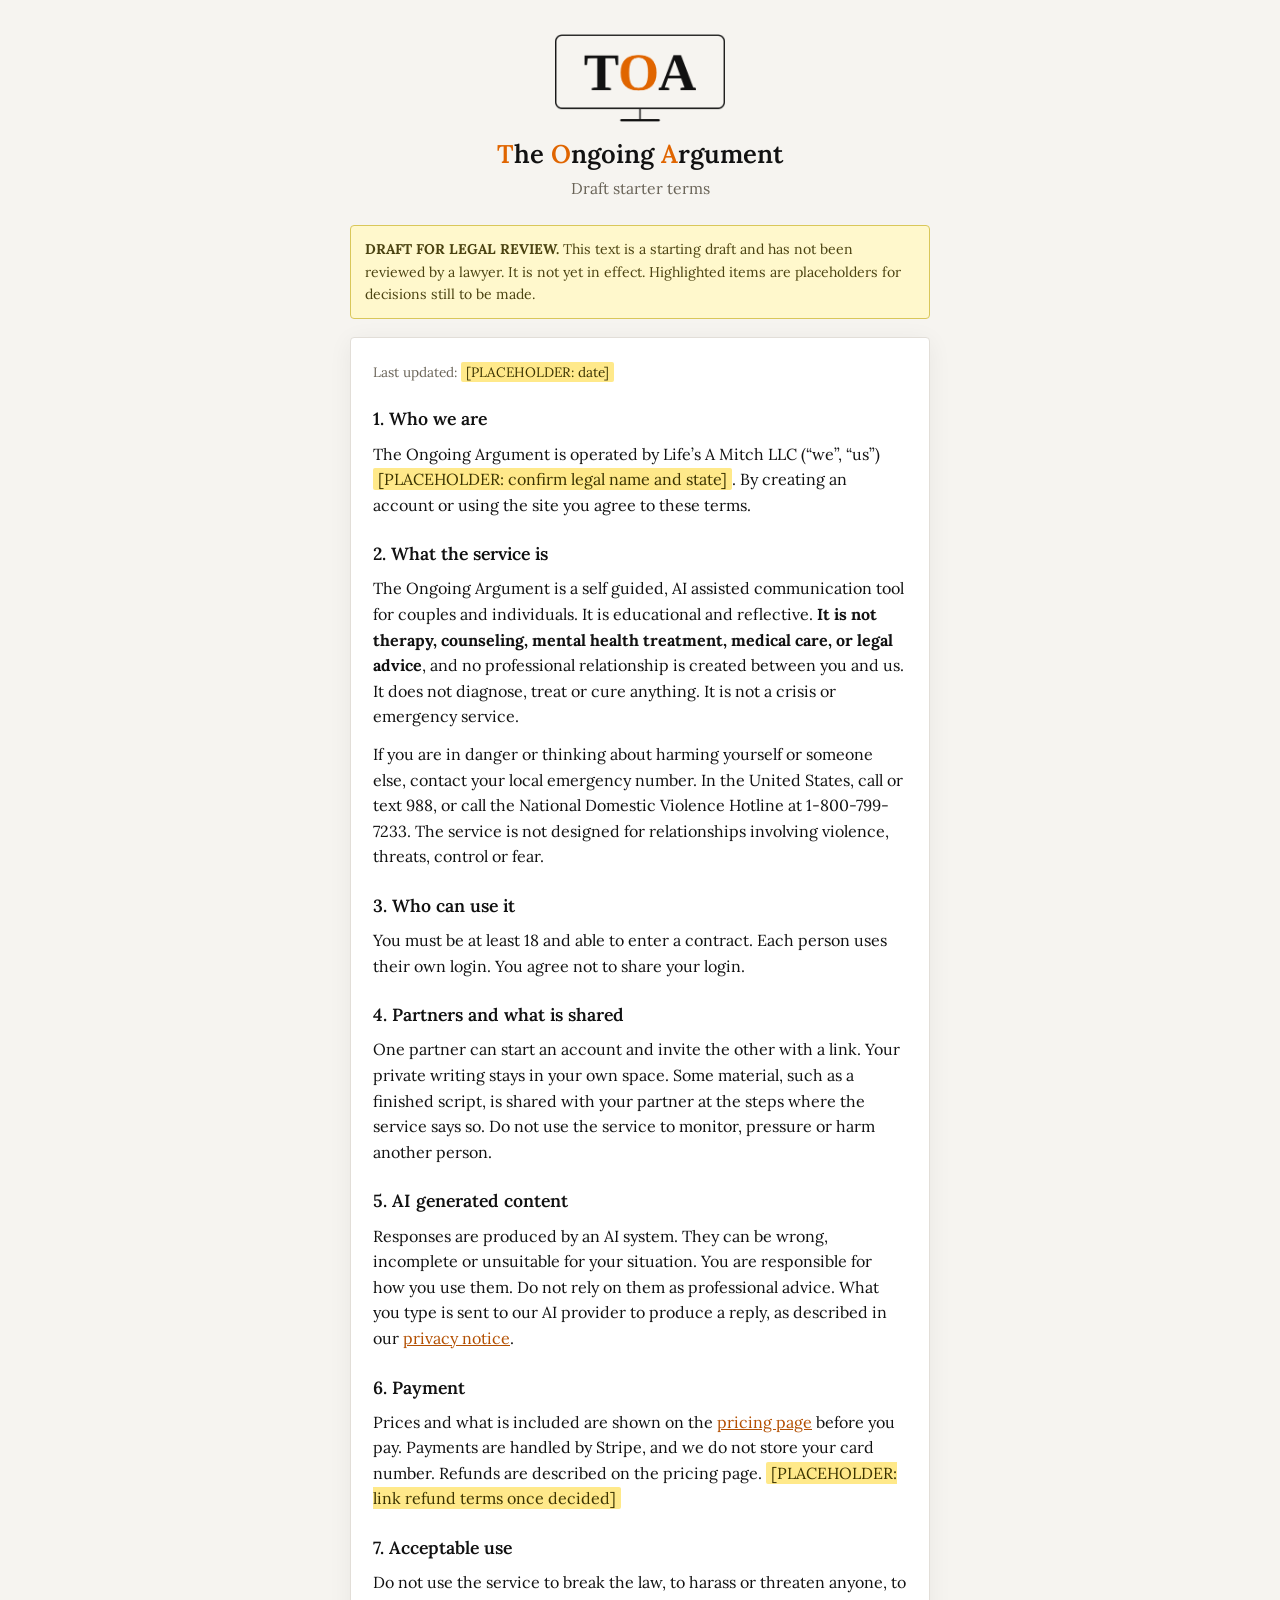
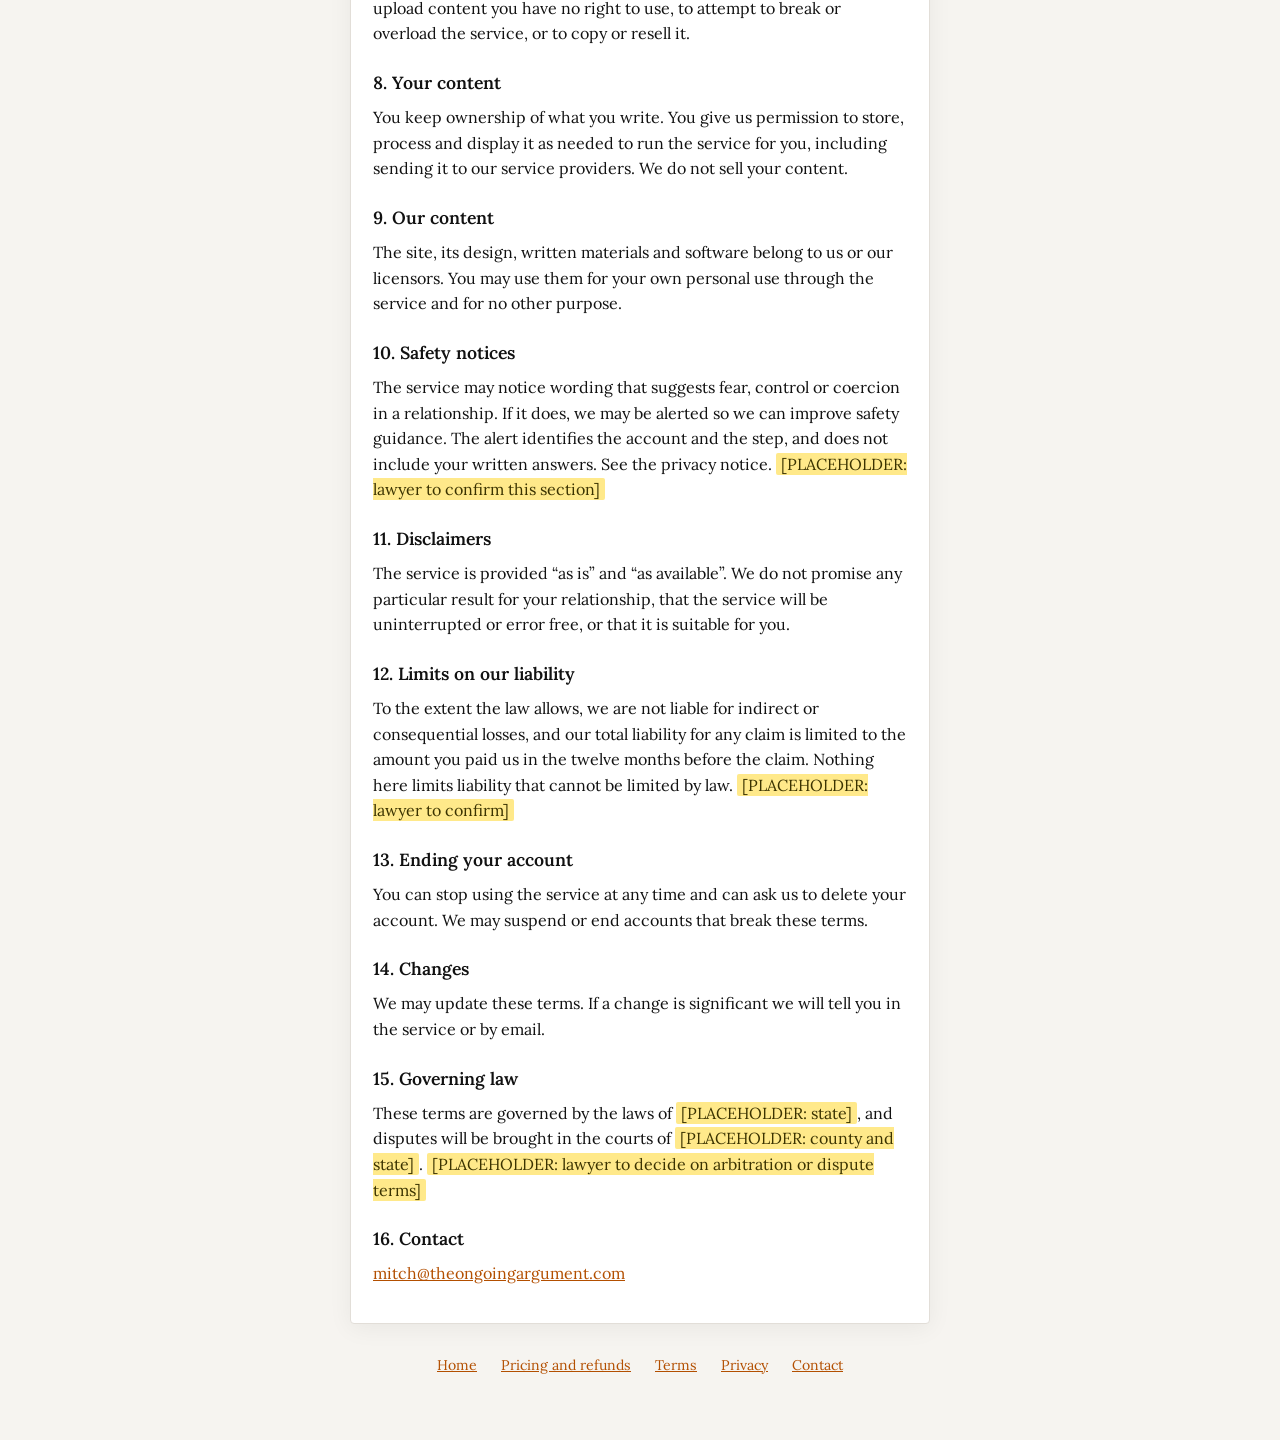
<file: beta147/terms.html>
<!DOCTYPE html>
<html lang="en">
<head>
<meta charset="utf-8">
<meta name="robots" content="noindex, nofollow">
<meta name="viewport" content="width=device-width, initial-scale=1">
<title>Terms of use | The Ongoing Argument</title>
<link rel="preconnect" href="https://fonts.googleapis.com">
<link href="https://fonts.googleapis.com/css2?family=Lora:wght@400;600&display=swap" rel="stylesheet">
<link rel="stylesheet" href="/site.css?v=3">
</head>
<body>
<div class="wrap">
  <a href="/beta147/" aria-label="The Ongoing Argument home" style="text-decoration:none"><div class="logo" role="img" aria-label="The Ongoing Argument logo"></div></a>
  <h1><span>T</span>he <span>O</span>ngoing <span>A</span>rgument</h1>
  <p class="sub">Draft starter terms</p>

  <div class="draft"><b>DRAFT FOR LEGAL REVIEW.</b> This text is a starting draft and has not been reviewed by a lawyer. It is not yet in effect. Highlighted items are placeholders for decisions still to be made.</div>
  <div class="card">
    <p class="fine">Last updated: <span class="ph">[PLACEHOLDER: date]</span></p>

    <h2>1. Who we are</h2>
    <p>The Ongoing Argument is operated by Life&rsquo;s A Mitch LLC (&ldquo;we&rdquo;, &ldquo;us&rdquo;) <span class="ph">[PLACEHOLDER: confirm legal name and state]</span>. By creating an account or using the site you agree to these terms.</p>

    <h2>2. What the service is</h2>
    <p>The Ongoing Argument is a self guided, AI assisted communication tool for couples and individuals. It is educational and reflective. <b>It is not therapy, counseling, mental health treatment, medical care, or legal advice</b>, and no professional relationship is created between you and us. It does not diagnose, treat or cure anything. It is not a crisis or emergency service.</p>
    <p>If you are in danger or thinking about harming yourself or someone else, contact your local emergency number. In the United States, call or text 988, or call the National Domestic Violence Hotline at 1-800-799-7233. The service is not designed for relationships involving violence, threats, control or fear.</p>

    <h2>3. Who can use it</h2>
    <p>You must be at least 18 and able to enter a contract. Each person uses their own login. You agree not to share your login.</p>

    <h2>4. Partners and what is shared</h2>
    <p>One partner can start an account and invite the other with a link. Your private writing stays in your own space. Some material, such as a finished script, is shared with your partner at the steps where the service says so. Do not use the service to monitor, pressure or harm another person.</p>

    <h2>5. AI generated content</h2>
    <p>Responses are produced by an AI system. They can be wrong, incomplete or unsuitable for your situation. You are responsible for how you use them. Do not rely on them as professional advice. What you type is sent to our AI provider to produce a reply, as described in our <a href="/privacy">privacy notice</a>.</p>

    <h2>6. Payment</h2>
    <p>Prices and what is included are shown on the <a href="/beta147/pricing">pricing page</a> before you pay. Payments are handled by Stripe, and we do not store your card number. Refunds are described on the pricing page. <span class="ph">[PLACEHOLDER: link refund terms once decided]</span></p>

    <h2>7. Acceptable use</h2>
    <p>Do not use the service to break the law, to harass or threaten anyone, to upload content you have no right to use, to attempt to break or overload the service, or to copy or resell it.</p>

    <h2>8. Your content</h2>
    <p>You keep ownership of what you write. You give us permission to store, process and display it as needed to run the service for you, including sending it to our service providers. We do not sell your content.</p>

    <h2>9. Our content</h2>
    <p>The site, its design, written materials and software belong to us or our licensors. You may use them for your own personal use through the service and for no other purpose.</p>

    <h2>10. Safety notices</h2>
    <p>The service may notice wording that suggests fear, control or coercion in a relationship. If it does, we may be alerted so we can improve safety guidance. The alert identifies the account and the step, and does not include your written answers. See the privacy notice. <span class="ph">[PLACEHOLDER: lawyer to confirm this section]</span></p>

    <h2>11. Disclaimers</h2>
    <p>The service is provided &ldquo;as is&rdquo; and &ldquo;as available&rdquo;. We do not promise any particular result for your relationship, that the service will be uninterrupted or error free, or that it is suitable for you.</p>

    <h2>12. Limits on our liability</h2>
    <p>To the extent the law allows, we are not liable for indirect or consequential losses, and our total liability for any claim is limited to the amount you paid us in the twelve months before the claim. Nothing here limits liability that cannot be limited by law. <span class="ph">[PLACEHOLDER: lawyer to confirm]</span></p>

    <h2>13. Ending your account</h2>
    <p>You can stop using the service at any time and can ask us to delete your account. We may suspend or end accounts that break these terms.</p>

    <h2>14. Changes</h2>
    <p>We may update these terms. If a change is significant we will tell you in the service or by email.</p>

    <h2>15. Governing law</h2>
    <p>These terms are governed by the laws of <span class="ph">[PLACEHOLDER: state]</span>, and disputes will be brought in the courts of <span class="ph">[PLACEHOLDER: county and state]</span>. <span class="ph">[PLACEHOLDER: lawyer to decide on arbitration or dispute terms]</span></p>

    <h2>16. Contact</h2>
    <p><a href="mailto:mitch@theongoingargument.com">mitch@theongoingargument.com</a></p>
  </div>

  <nav class="foot" aria-label="Site pages">
    <a href="/beta147/">Home</a>
    <a href="/beta147/pricing">Pricing and refunds</a>
    <a href="/beta147/terms">Terms</a>
    <a href="/privacy">Privacy</a>
    <a href="/contact">Contact</a>
  </nav>
</div>
</body>
</html>
</file>
<file: site.css>
* { box-sizing: border-box; }
body { margin:0; background:#F6F4F0; color:#111; font-family:'Lora',Georgia,serif; line-height:1.6; -webkit-text-size-adjust:100%; }
.wrap { max-width:620px; margin:0 auto; padding:28px 20px 56px; }
.logo { width:190px; height:100px; margin:0 auto 10px; background:url('/toa-logo.png?v=3') no-repeat; background-size:582px auto; background-position:-196px -84px; }
h1 { font-size:1.6rem; text-align:center; margin:0 0 6px; font-weight:600; line-height:1.25; }
h1 span { color:#E06500; }
.sub { text-align:center; color:#6A6458; margin:0 0 24px; font-size:0.98rem; }
.card { background:#fff; border:1px solid #E2DED8; border-radius:4px; padding:24px 22px; box-shadow:0 4px 24px rgba(0,0,0,0.06); margin-bottom:18px; }
h2 { font-size:1.1rem; margin:22px 0 8px; font-weight:600; }
.card > h2:first-child { margin-top:0; }
p { margin:0 0 12px; }
ul { padding-left:20px; margin:8px 0 12px; }
li { margin-bottom:8px; }
a { color:#B34F00; }
.fine { font-size:0.85rem; color:#6A6458; }
.test { background:#FFF4E5; border:1px solid #E8C48F; border-radius:4px; padding:12px 14px; font-size:0.85rem; color:#5B4520; margin-bottom:18px; }
.draft { background:#FFF8CC; border:1px solid #D9C75A; border-radius:4px; padding:12px 14px; font-size:0.88rem; color:#4A4210; margin-bottom:18px; }
.ph { background:#FFE98A; color:#3B3300; padding:1px 5px; border-radius:2px; font-style:normal; }
.notice { border-left:3px solid #E06500; padding:2px 0 2px 14px; margin:0 0 14px; }
code { background:#F1EDE6; padding:1px 5px; border-radius:2px; }
.price { font-size:2.2rem; font-weight:600; text-align:center; margin:0; line-height:1.2; }
.price small { display:block; font-size:0.82rem; font-weight:400; color:#6A6458; margin-top:4px; }
.pay { display:block; width:100%; margin-top:18px; padding:14px; background:#E06500; color:#fff; border:none; border-radius:3px; font-size:1rem; font-family:inherit; cursor:pointer; letter-spacing:0.02em; min-height:48px; }
.pay[disabled] { opacity:0.6; cursor:default; }
#msg { min-height:1.2em; margin-top:10px; font-size:0.88rem; text-align:center; }
#msg.err { color:#C0392B; }
#msg.ok { color:#2E7D32; }
.foot { display:flex; flex-wrap:wrap; justify-content:center; gap:6px 20px; margin-top:22px; font-size:0.88rem; }
.foot a { padding:8px 2px; }
</file>
